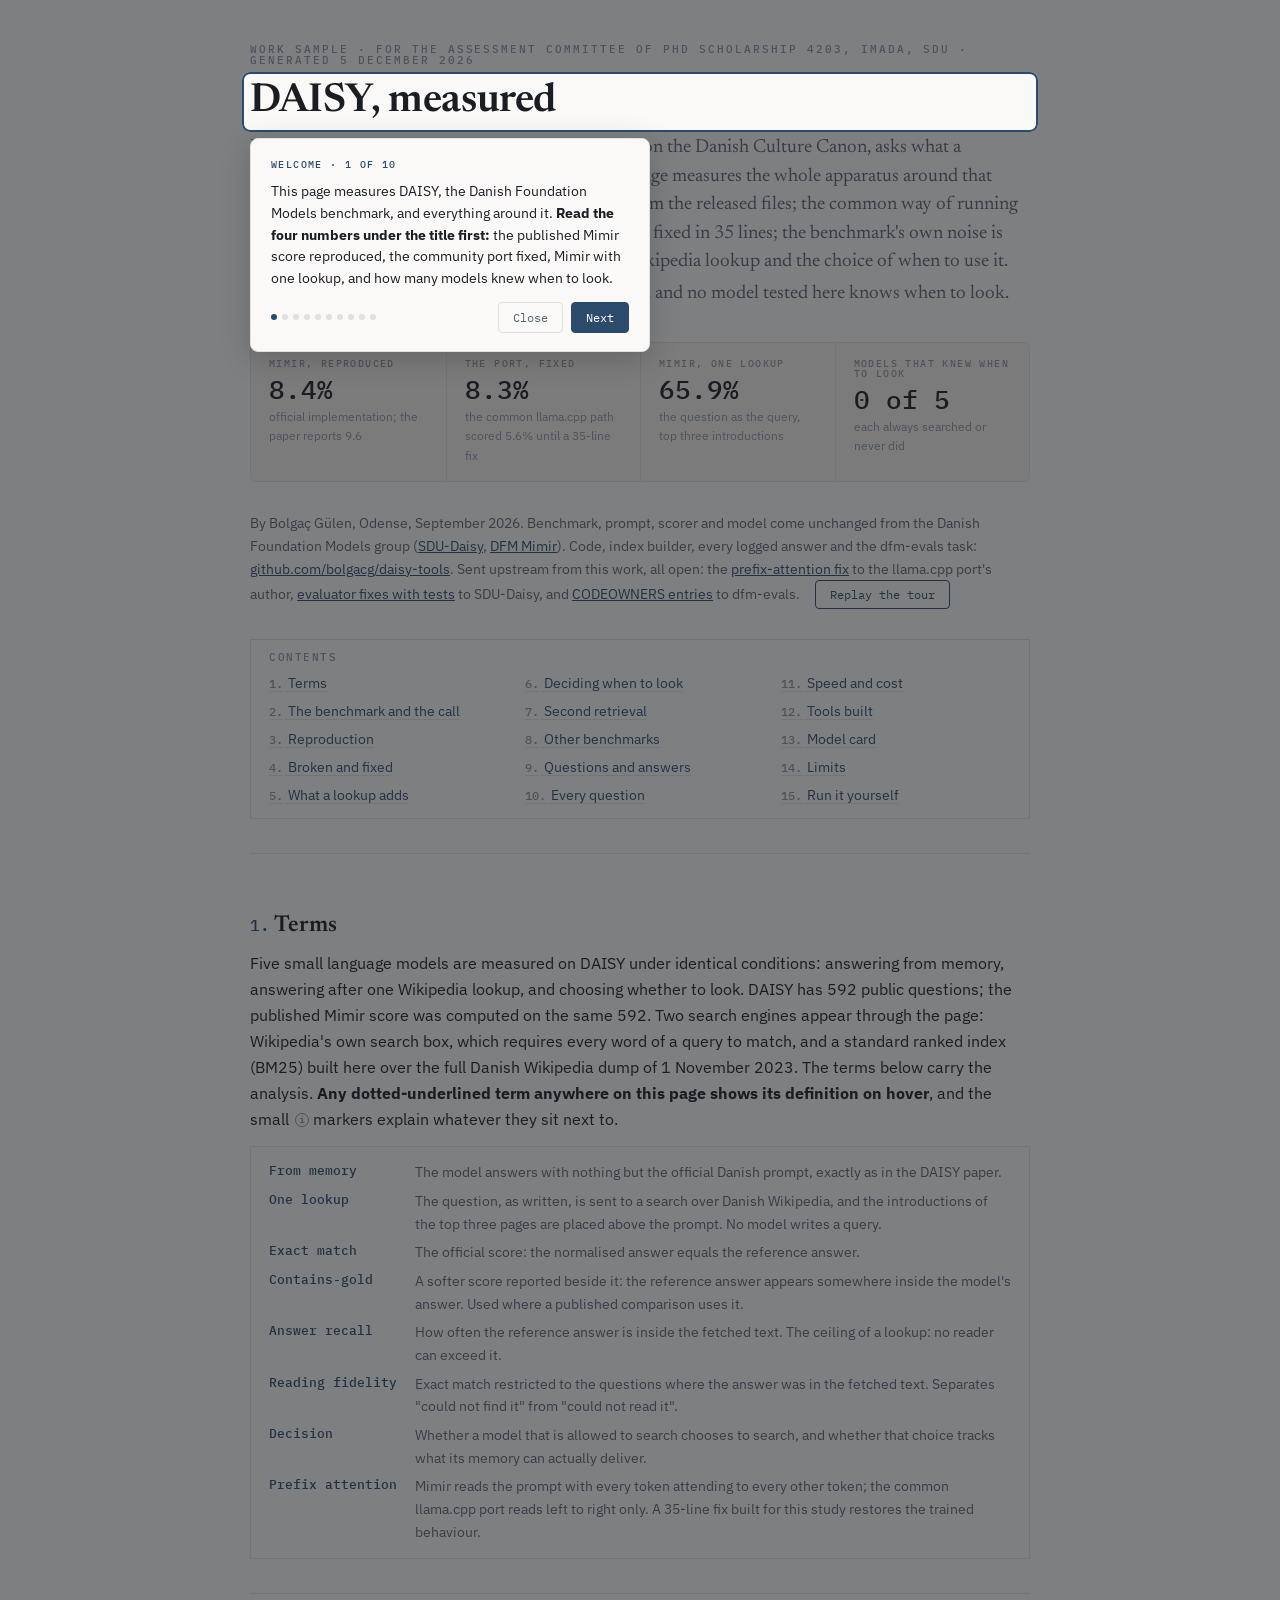
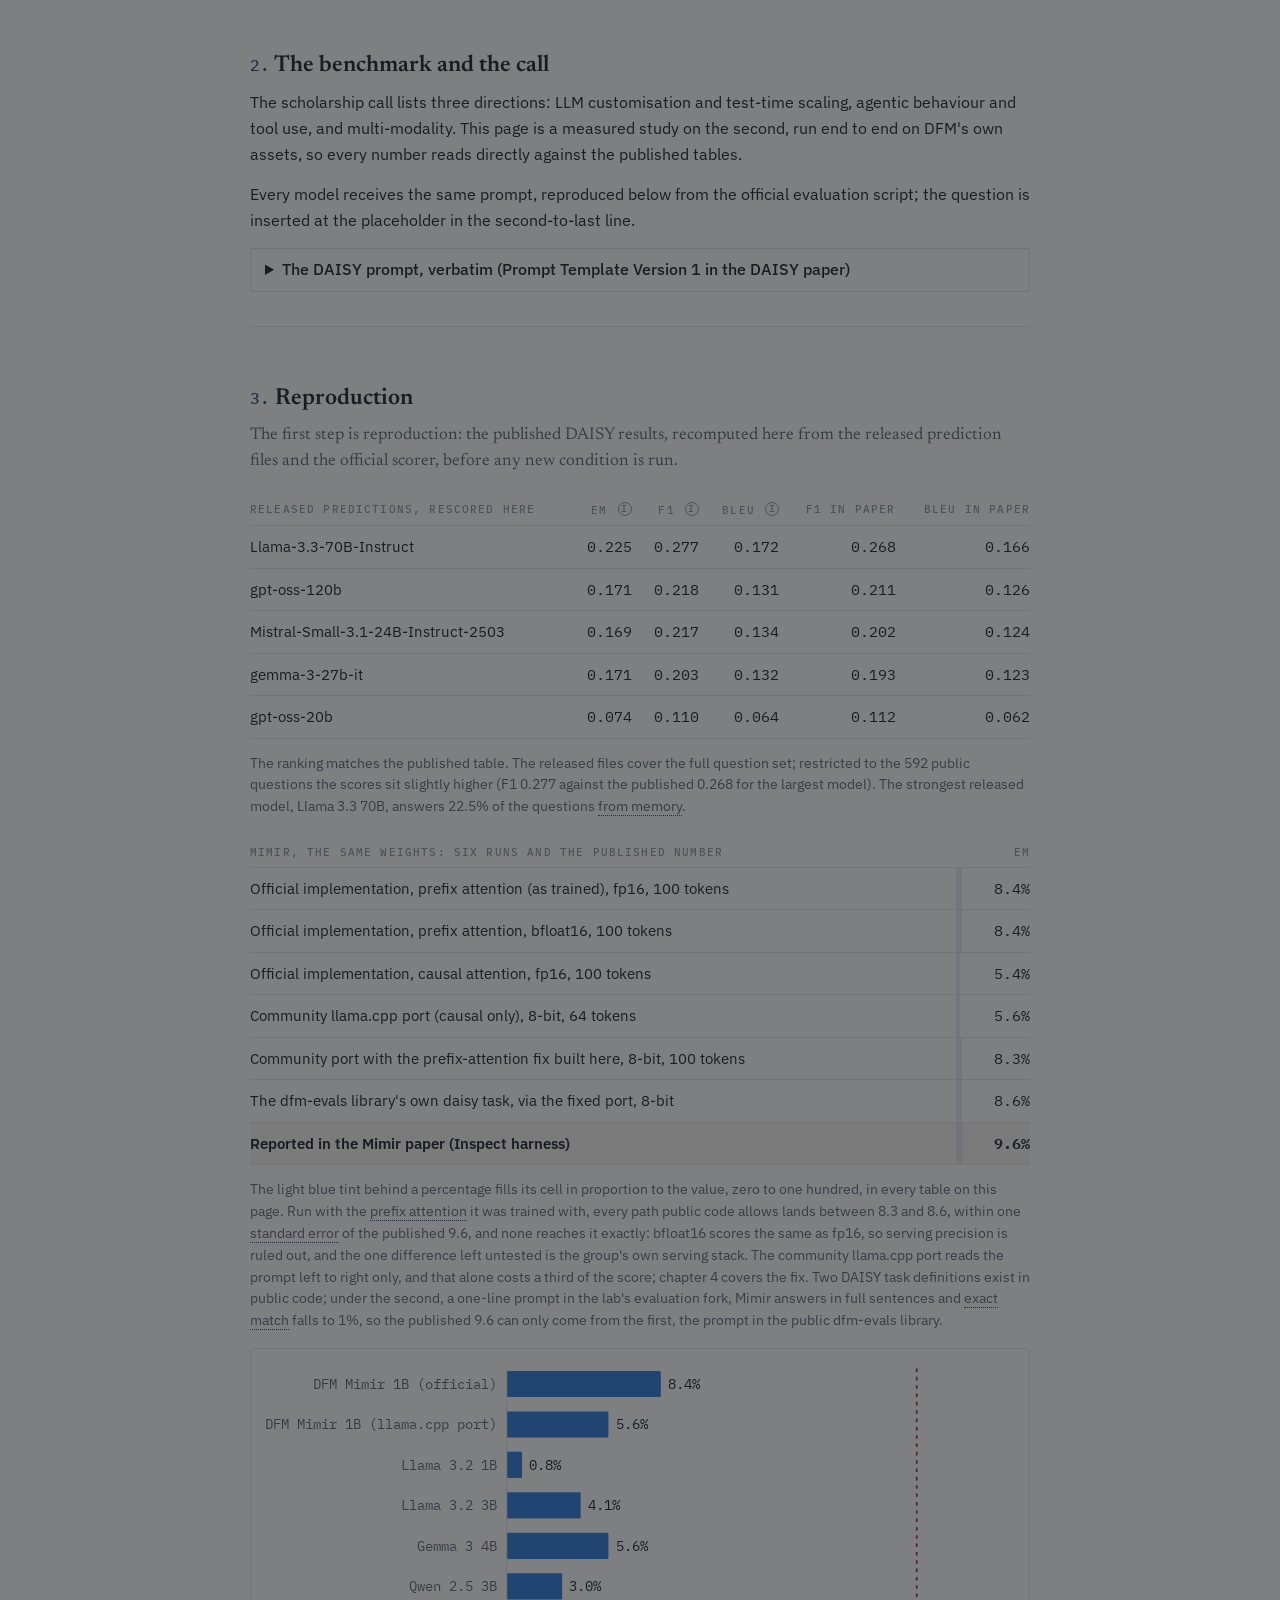
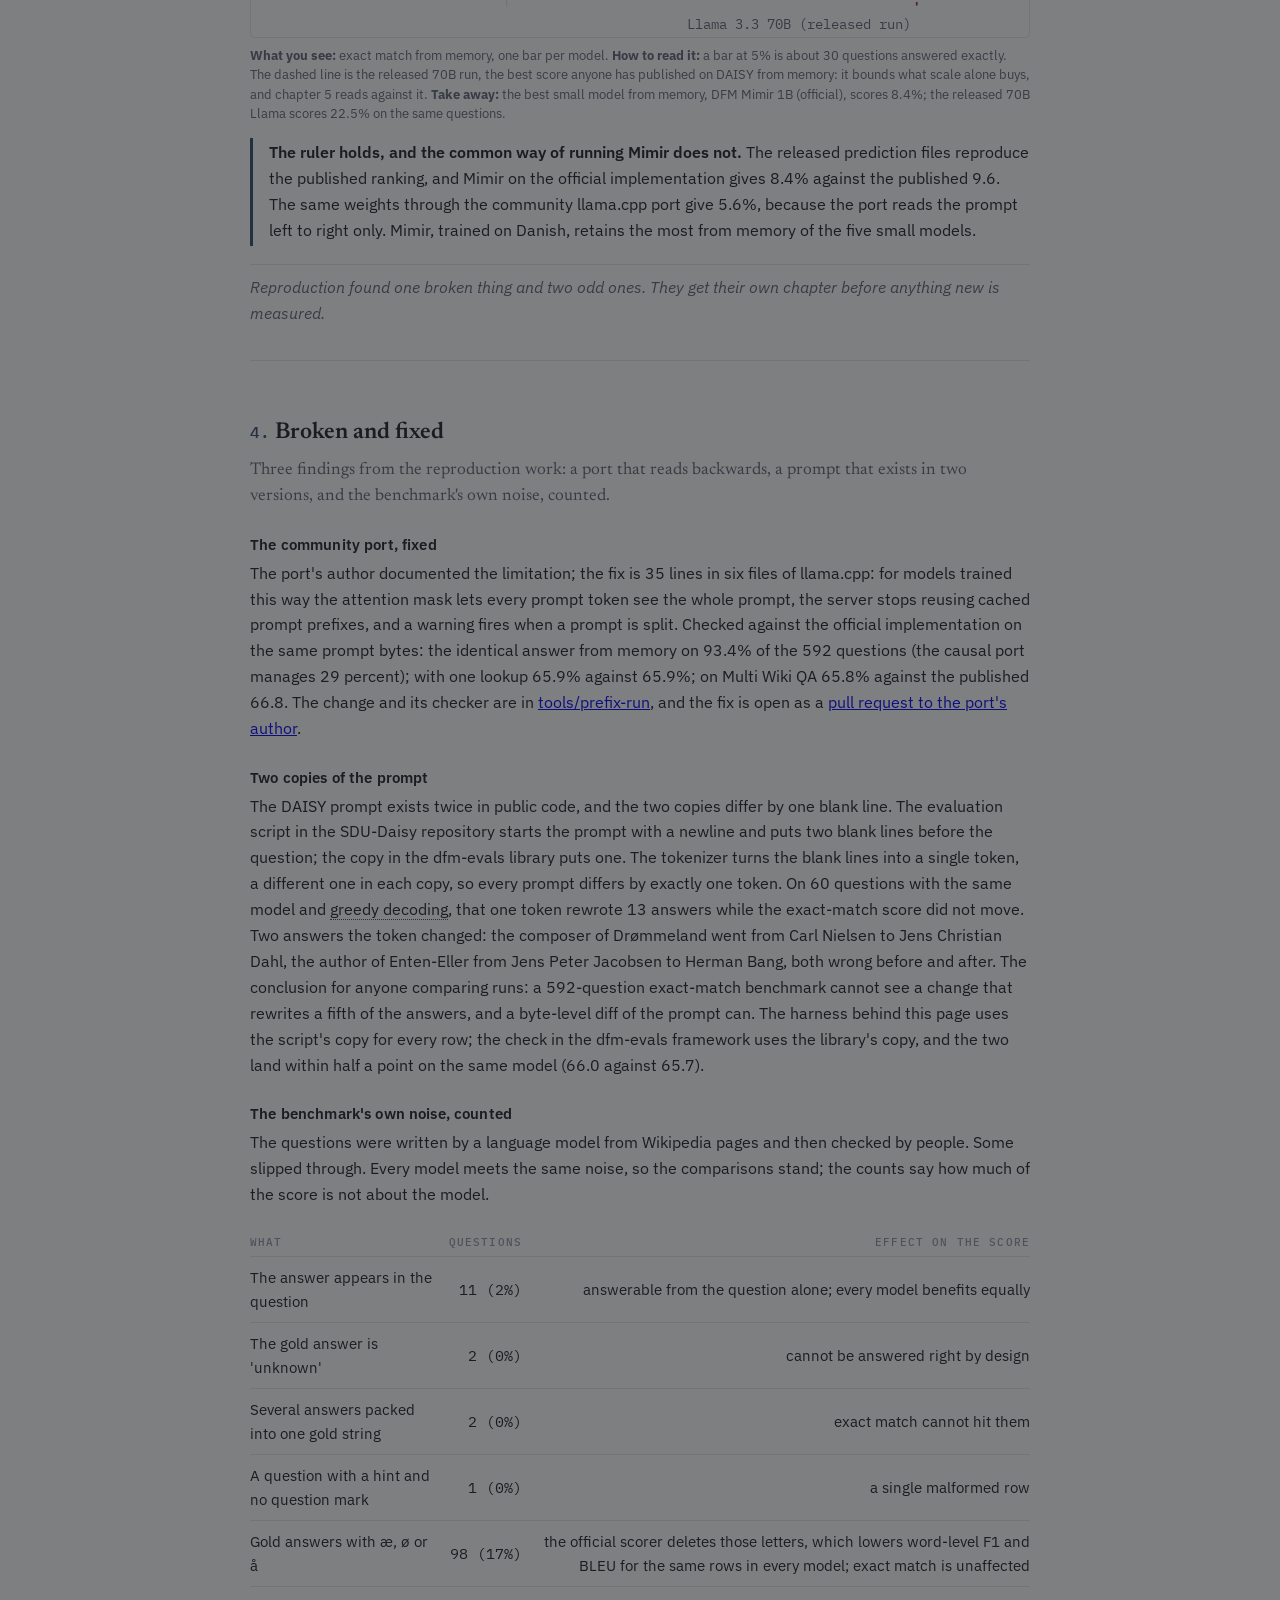
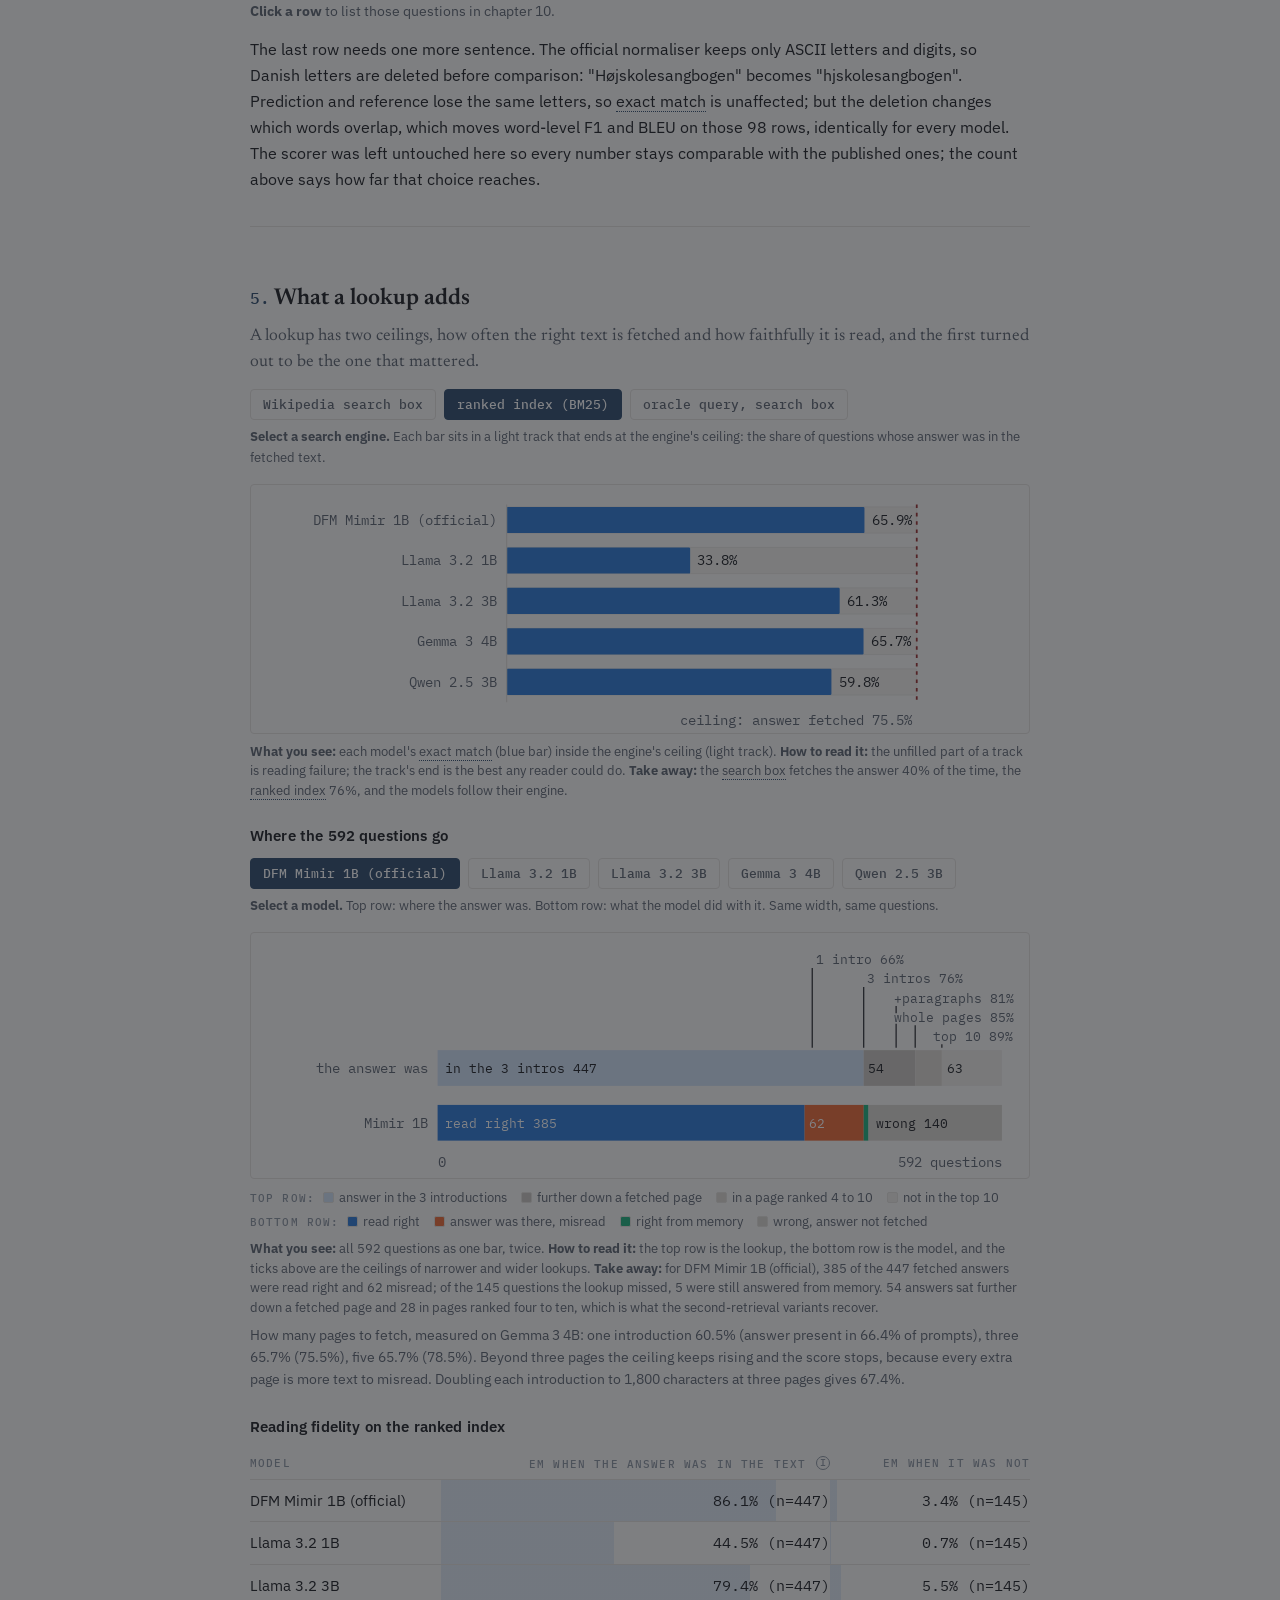
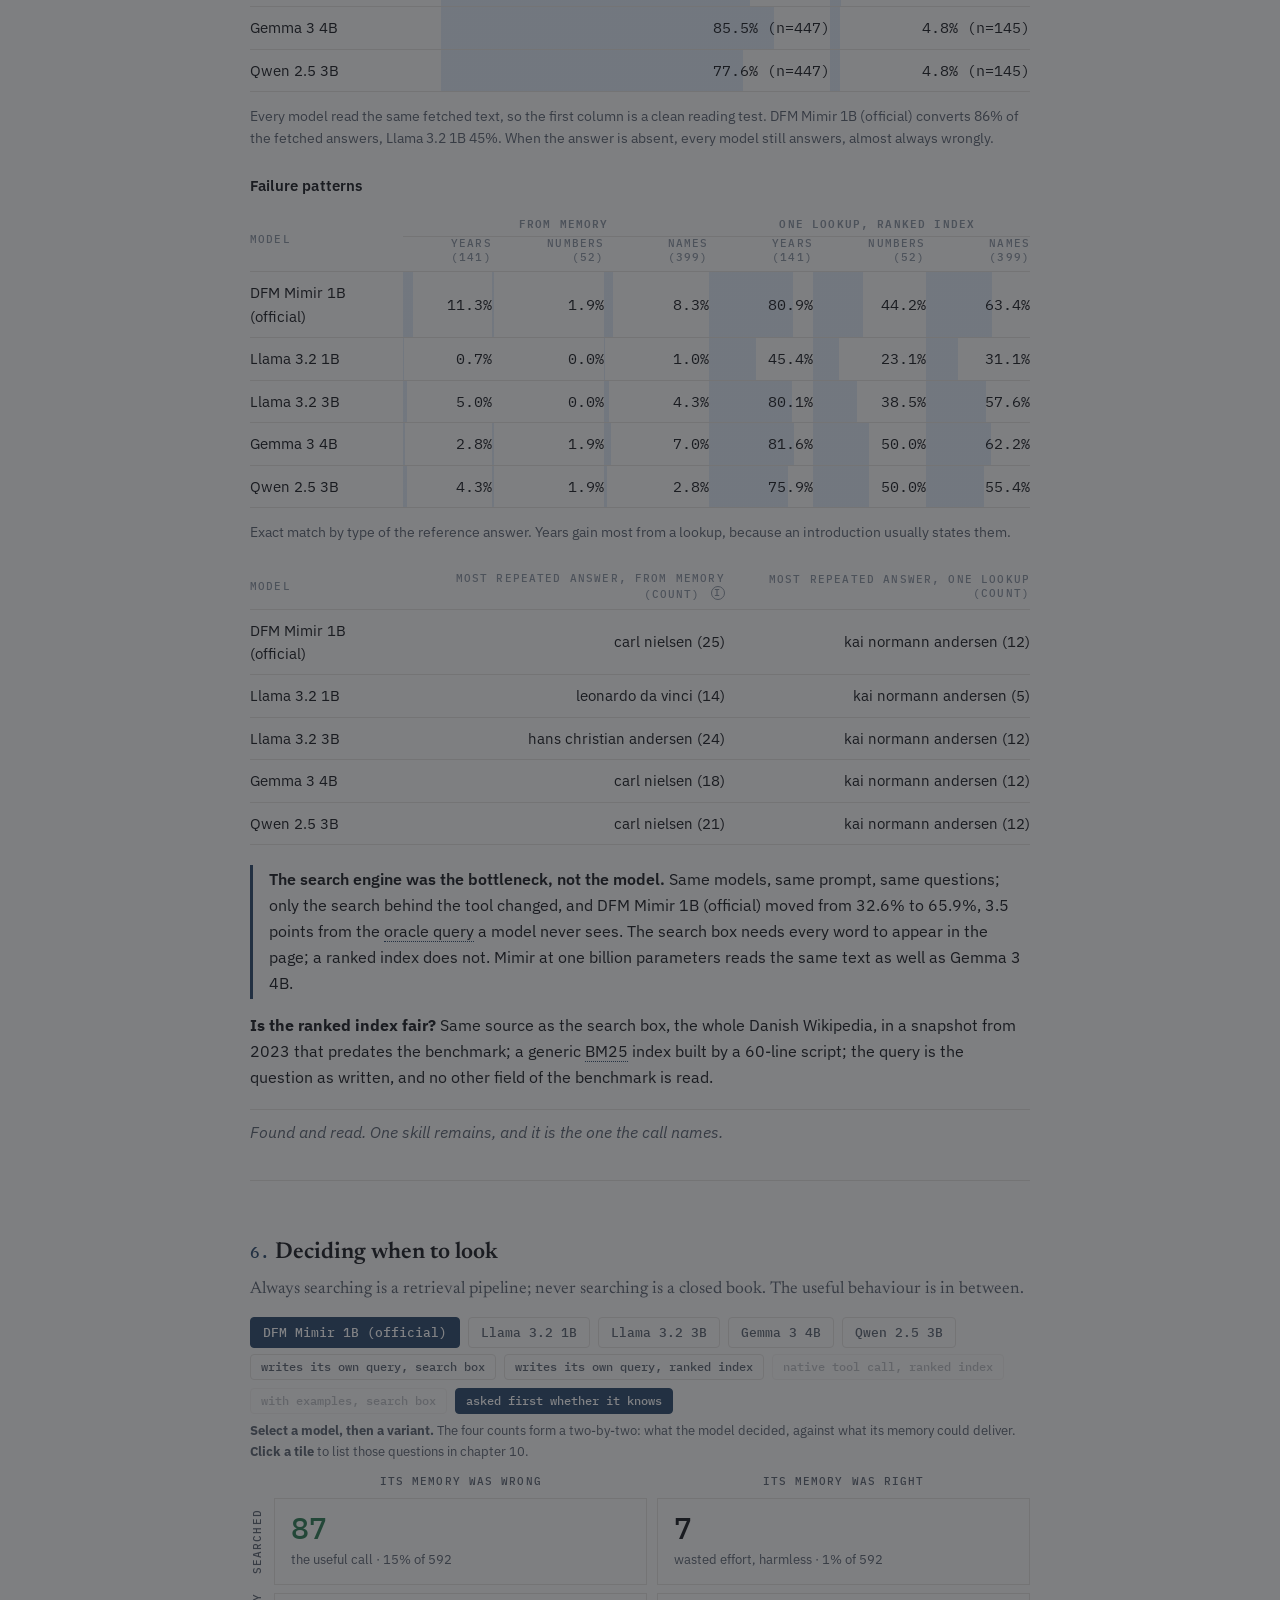
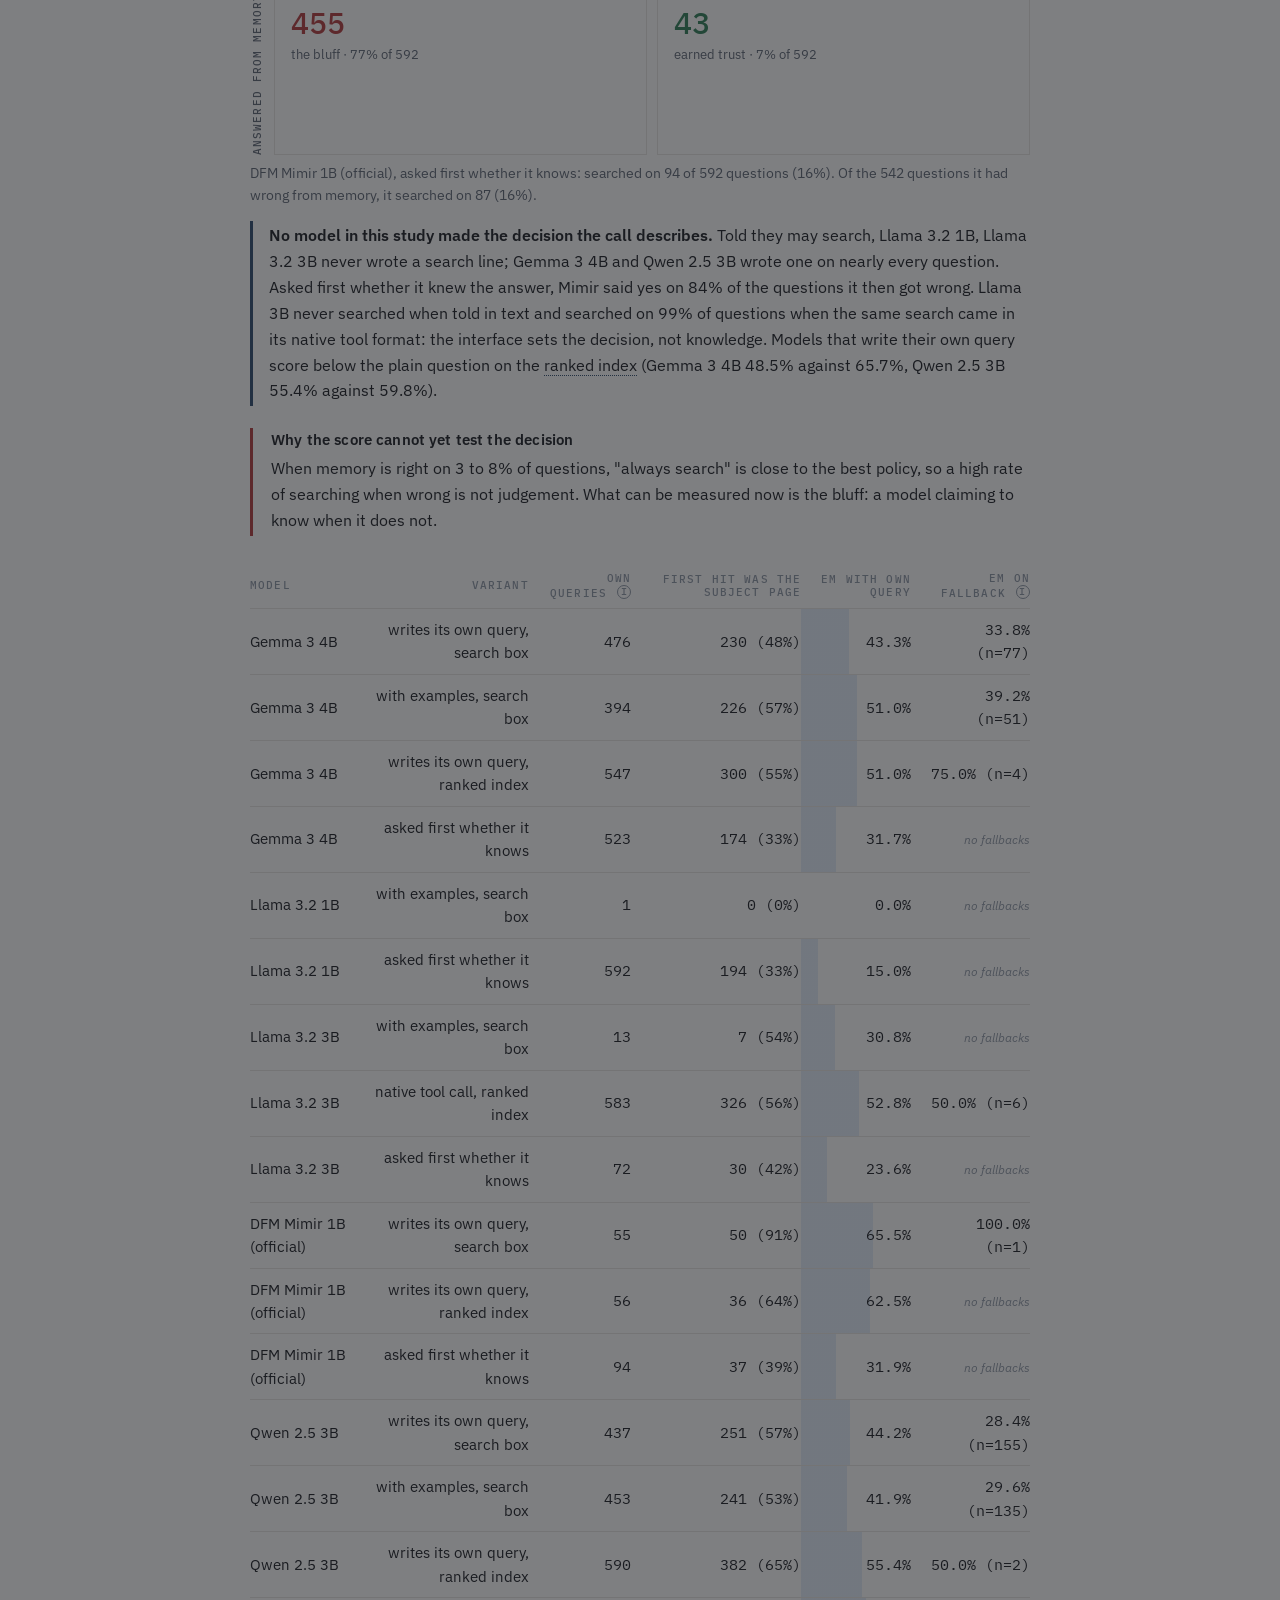
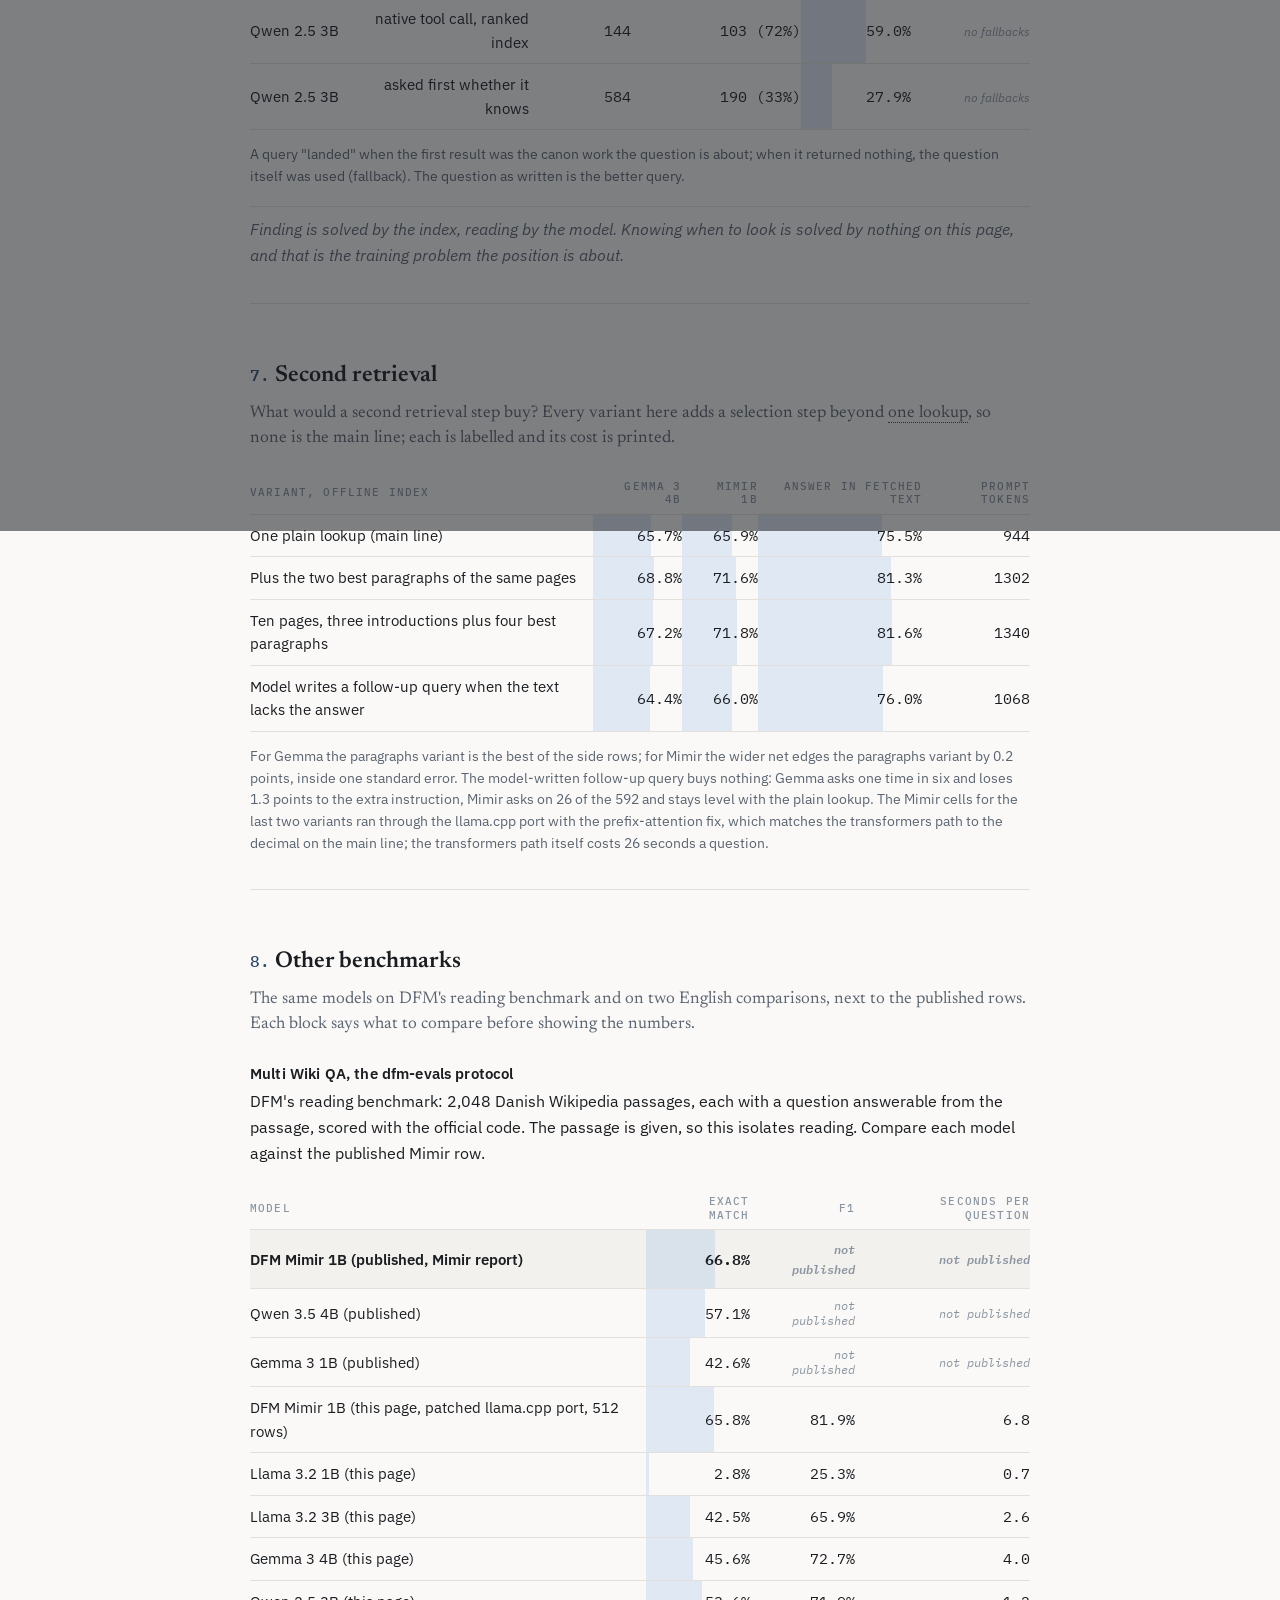
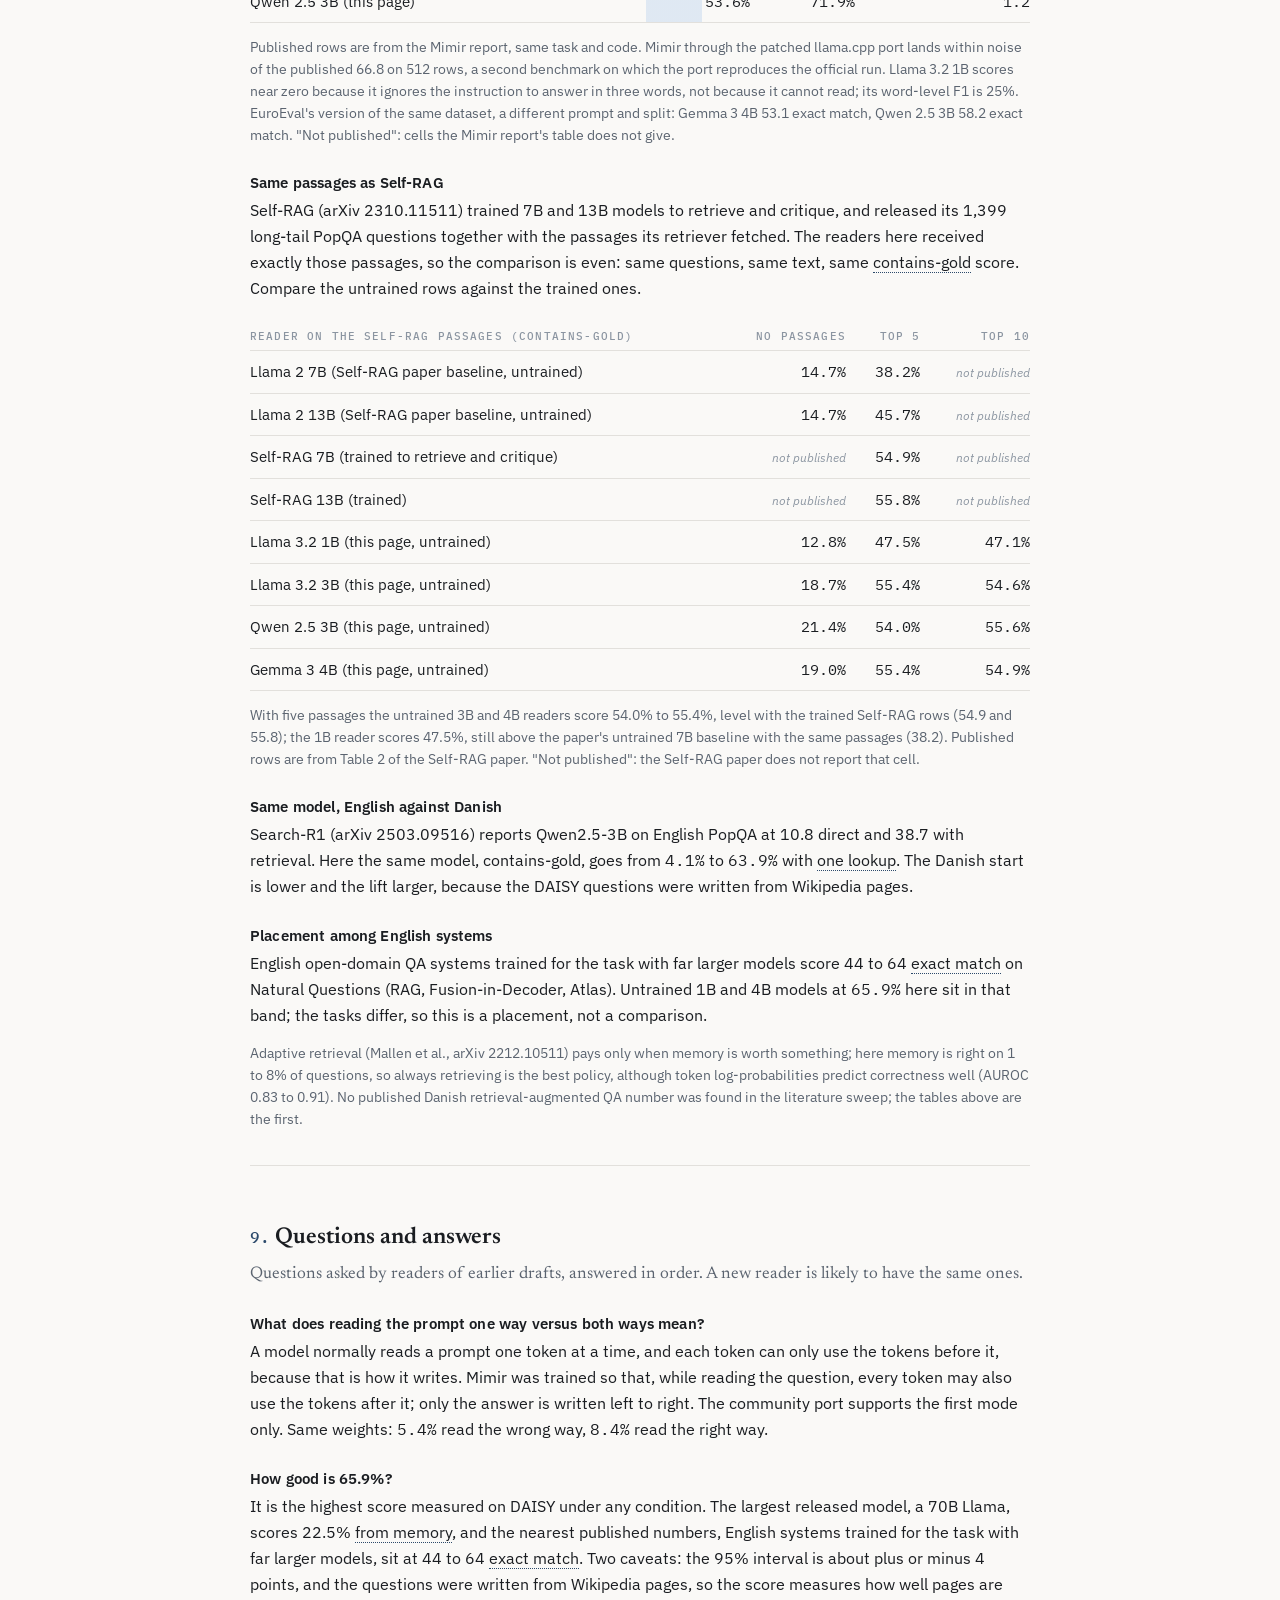
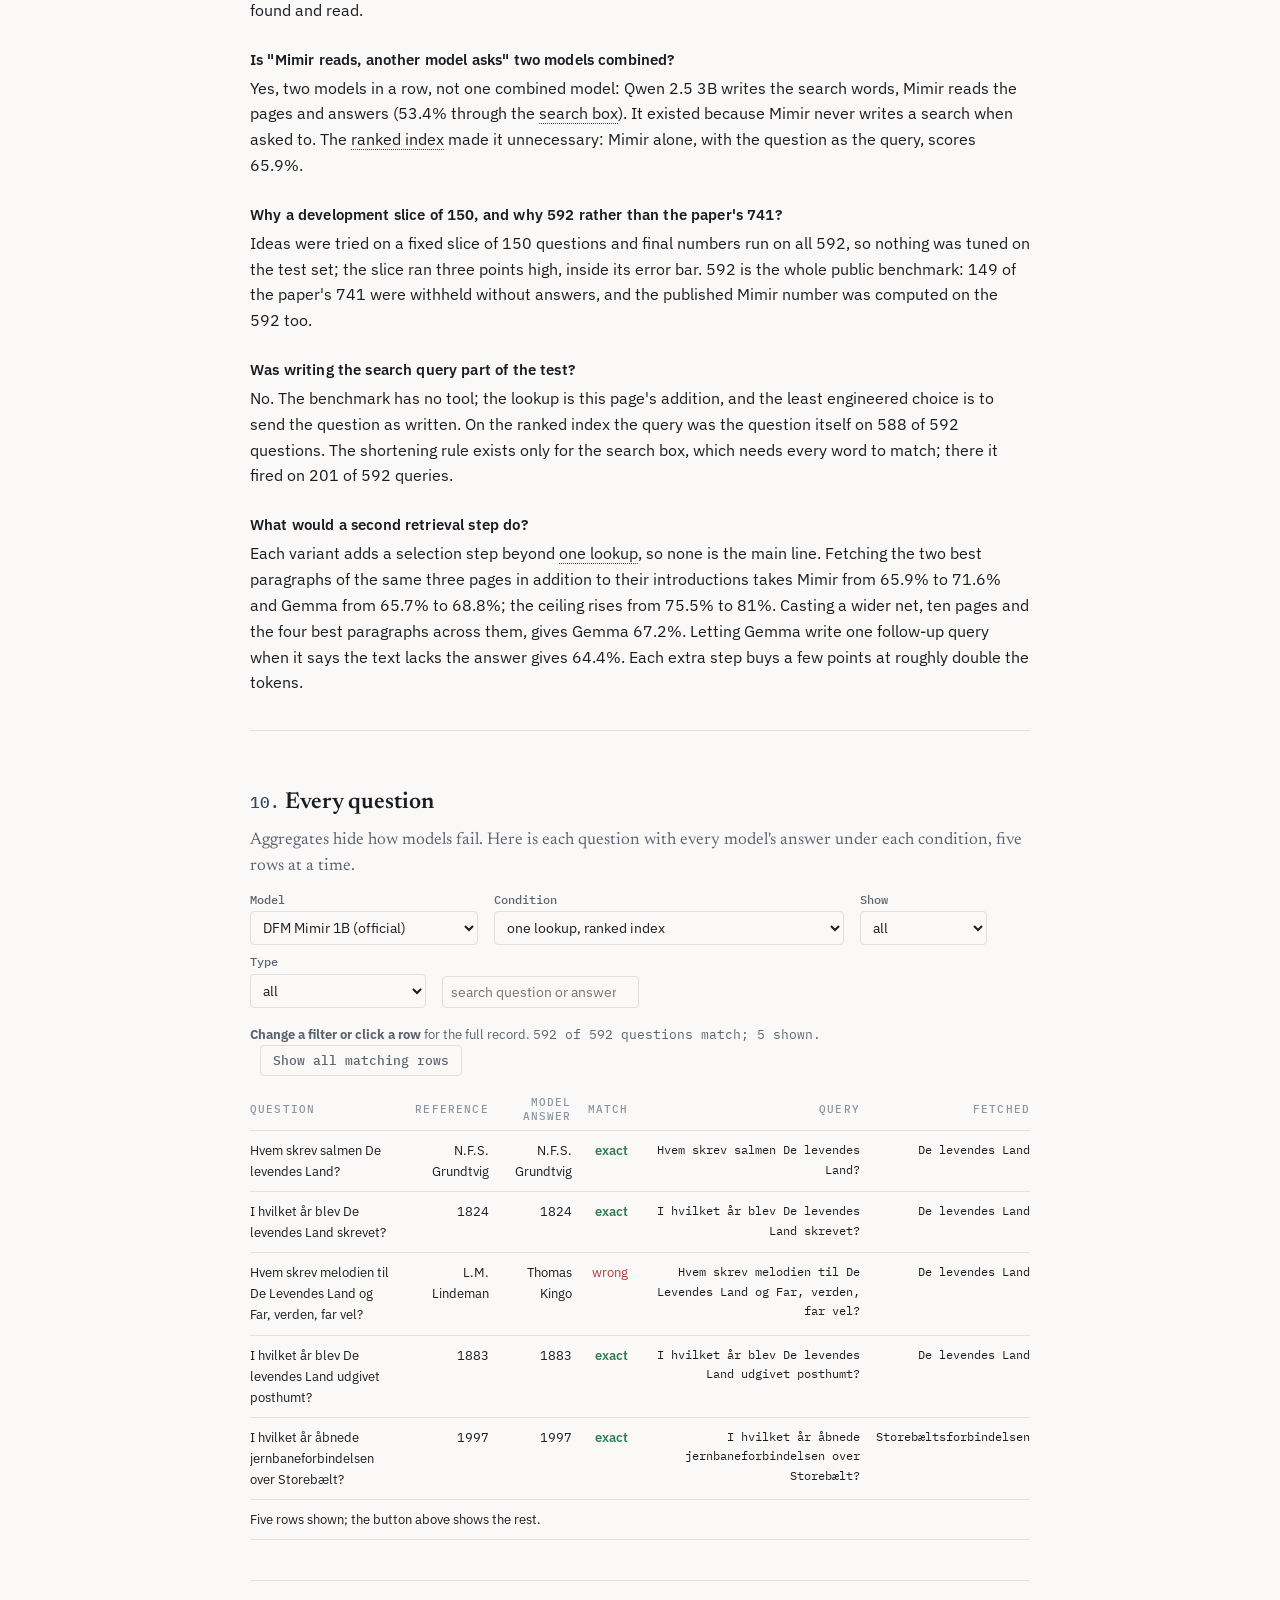
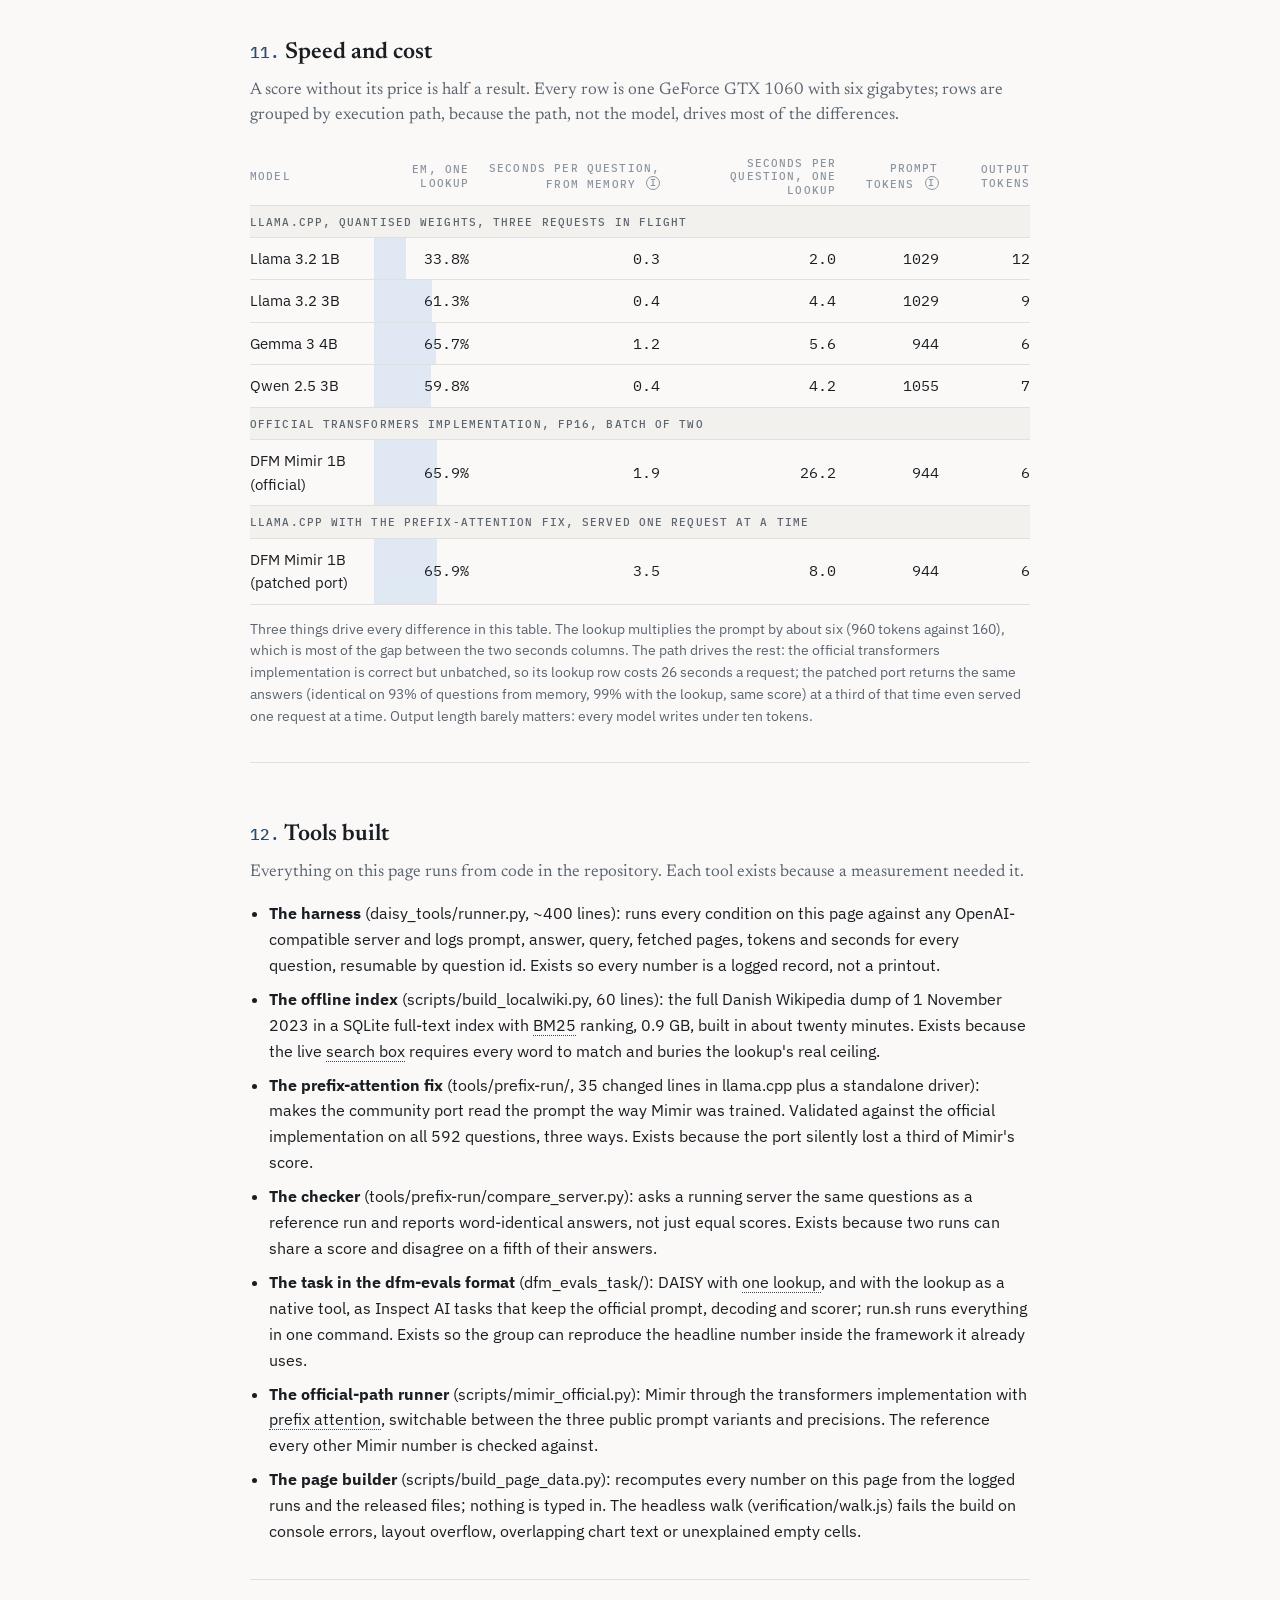
<file: index.html>
<!doctype html>
<html lang="en">
<head>
<meta charset="utf-8">
<meta name="viewport" content="width=device-width, initial-scale=1">
<meta name="color-scheme" content="light">
<title>DAISY, measured</title>
<link rel="preconnect" href="https://fonts.gstatic.com" crossorigin>
<link href="https://fonts.googleapis.com/css2?family=Newsreader:opsz,wght@6..72,400;6..72,500;6..72,600&family=IBM+Plex+Sans:wght@400;500;600&family=IBM+Plex+Mono:wght@400;500&display=swap" rel="stylesheet">
<link rel="stylesheet" href="house-style.css">
<link rel="stylesheet" href="page.css">
</head>
<body>
<div class="wrap">

<header id="top">
  <div class="eyebrow">Work sample &middot; for the assessment committee of PhD scholarship 4203, IMADA, SDU &middot; generated <span data-fill="date"></span></div>
  <h1>DAISY, measured</h1>
  <p class="standfirst">DAISY, the Danish Foundation Models benchmark on the Danish Culture Canon, asks what a language model knows
  about Danish culture. This page measures the whole apparatus around that question. The published numbers are reproduced from the
  released files; the common way of running Mimir turns out to read its prompt backwards and is fixed in 35 lines; the benchmark's own
  noise is counted; and the same models are then given one Wikipedia lookup and the choice of when to use it. Mimir moves from
  <span class="num" data-fill="mimirhf_closed_pct"></span> to <span class="num" data-fill="mimirhf_local_pct"></span> with the lookup,
  and no model tested here knows when to look.</p>

  <div class="headline">
    <div><div class="k">Mimir, reproduced</div><div class="v num" data-fill="mimirhf_closed_pct"></div><div class="s">official implementation; the paper reports 9.6</div></div>
    <div><div class="k">The port, fixed</div><div class="v num" data-fill="portfix_closed_pct"></div><div class="s">the common llama.cpp path scored <span data-fill="port_pct"></span> until a 35-line fix</div></div>
    <div><div class="k">Mimir, one lookup</div><div class="v num" data-fill="mimirhf_local_pct"></div><div class="s">the question as the query, top three introductions</div></div>
    <div><div class="k">Models that knew when to look</div><div class="v num">0 of 5</div><div class="s">each always searched or never did</div></div>
  </div>

  <p class="byline">By Bolga&ccedil; G&uuml;len, Odense, September 2026. Benchmark, prompt, scorer and model come unchanged from the Danish
  Foundation Models group (<a href="https://github.com/schneiderkamplab/SDU-Daisy">SDU-Daisy</a>, <a href="https://huggingface.co/danish-foundation-models/DFM-Mimir">DFM Mimir</a>).
  Code, index builder, every logged answer and the dfm-evals task: <a href="https://github.com/bolgacg/daisy-tools">github.com/bolgacg/daisy-tools</a>.
  Sent upstream from this work, all open: the <a href="https://github.com/noctrex/llama.cpp/pull/1">prefix-attention fix</a> to the llama.cpp port's author,
  <a href="https://github.com/schneiderkamplab/SDU-Daisy/pull/2">evaluator fixes with tests</a> to SDU-Daisy,
  and <a href="https://github.com/danish-foundation-models/dfm-evals/pull/8">CODEOWNERS entries</a> to dfm-evals.
  <button class="tour-open" id="tourbtn">Replay the tour</button></p>
</header>

<nav id="contents" aria-label="Chapters"><h2>Contents</h2><ol></ol></nav>

<section id="primer" class="chapter">
  <h2>Terms</h2>
  <p>Five small language models are measured on DAISY under identical conditions: answering from memory, answering after one Wikipedia
  lookup, and choosing whether to look. DAISY has 592 public questions; the published Mimir score was computed on the same 592. Two
  search engines appear through the page: Wikipedia's own search box, which requires every word of a query to match, and a standard
  ranked index (BM25) built here over the full Danish Wikipedia dump of 1 November 2023. The terms below carry the analysis.
  <b>Any dotted-underlined term anywhere on this page shows its definition on hover</b>, and the small <span class="ib" data-tip="Like this. These markers sit next to table columns and chart elements that need one extra sentence.">i</span> markers explain
  whatever they sit next to.</p>
  <dl class="glossary">
    <dt>From memory</dt><dd>The model answers with nothing but the official Danish prompt, exactly as in the DAISY paper.</dd>
    <dt>One lookup</dt><dd>The question, as written, is sent to a search over Danish Wikipedia, and the introductions of the top three pages are placed above the prompt. No model writes a query.</dd>
    <dt>Exact match</dt><dd>The official score: the normalised answer equals the reference answer.</dd>
    <dt>Contains-gold</dt><dd>A softer score reported beside it: the reference answer appears somewhere inside the model's answer. Used where a published comparison uses it.</dd>
    <dt>Answer recall</dt><dd>How often the reference answer is inside the fetched text. The ceiling of a lookup: no reader can exceed it.</dd>
    <dt>Reading fidelity</dt><dd>Exact match restricted to the questions where the answer was in the fetched text. Separates "could not find it" from "could not read it".</dd>
    <dt>Decision</dt><dd>Whether a model that is allowed to search chooses to search, and whether that choice tracks what its memory can actually deliver.</dd>
    <dt>Prefix attention</dt><dd>Mimir reads the prompt with every token attending to every other token; the common llama.cpp port reads left to right only. A 35-line fix built for this study restores the trained behaviour.</dd>
  </dl>
</section>

<section id="world" class="chapter">
  <h2>The benchmark and the call</h2>
  <p>The scholarship call lists three directions: LLM customisation and test-time scaling, agentic behaviour and tool use, and
  multi-modality. This page is a measured study on the second, run end to end on DFM's own assets, so every number reads directly
  against the published tables.</p>
  <p>Every model receives the same prompt, reproduced below from the official evaluation script; the question is inserted at the
  placeholder in the second-to-last line.</p>
  <details class="prompt"><summary>The DAISY prompt, verbatim (Prompt Template Version 1 in the DAISY paper)</summary>
    <pre class="prompt">Besvar spørgsmålet med kun det direkte svar, uden forklaring om hvorfor.
Regelsæt:
- Svar kun på dansk.
- Hvis svaret er i højde, svar i meter (m).
- Hvis svaret er i vægt, svar i kilogram (kg).
- Hvis svaret er om en størrelse, svar i centimeter (cm). Fx Hvor stort er maleriet Mona Lisa? Svar: 77 cm x 53 cm.
- Hvis svaret er en person angiv den måde de typisk bliver angivet på i danske tekster.

Spørgsmål: {question}
Svar:</pre>
  </details>
</section>

<section id="act1" class="chapter">
  <h2>Reproduction</h2>
  <p class="lede">The first step is reproduction: the published DAISY results, recomputed here from the released prediction files and the official scorer, before any new condition is run.</p>
  <div class="tscroll"><table id="reptable"><thead><tr><th>Released predictions, rescored here</th><th class="n">EM <span class="ib" data-tip="Exact match: the normalised answer equals the reference. The DAISY paper reports F1 and BLEU only; EM is added here because the rest of the page uses it.">i</span></th><th class="n">F1 <span class="ib" data-tip="Word-overlap score between answer and reference, 0 to 1. One of the two scores the DAISY paper reports.">i</span></th><th class="n">BLEU <span class="ib" data-tip="An n-gram overlap score, 0 to 1. The other score the DAISY paper reports.">i</span></th><th class="n">F1 in paper</th><th class="n">BLEU in paper</th></tr></thead><tbody></tbody></table></div>
  <p class="note">The ranking matches the published table. The released files cover the full question set; restricted to the 592 public questions the scores sit slightly higher (F1 0.277 against the published 0.268 for the largest model). The strongest released model, Llama 3.3 70B, answers 22.5% of the questions from memory.</p>
  <div class="tscroll"><table id="mimirtable"><thead><tr><th>Mimir, the same weights: six runs and the published number</th><th class="n">EM</th></tr></thead><tbody></tbody></table></div>
  <p class="note">The light blue tint behind a percentage fills its cell in proportion to the value, zero to one hundred, in every table on this page. Run with the prefix attention it was trained with, every path public code allows lands between 8.3 and 8.6, within one standard error of the published 9.6, and none reaches it exactly: bfloat16 scores the same as fp16, so serving precision is ruled out, and the one difference left untested is the group's own serving stack. The community llama.cpp port reads the prompt left to right only, and that alone costs a third of the score; chapter 4 covers the fix. Two DAISY task definitions exist in public code; under the second, a one-line prompt in the lab's evaluation fork, Mimir answers in full sentences and exact match falls to 1%, so the published 9.6 can only come from the first, the prompt in the public dfm-evals library.</p>
  <figure>
    <div class="viz-root" id="a1chart"></div>
    <figcaption><b>What you see:</b> exact match from memory, one bar per model. <b>How to read it:</b> a bar at 5% is about 30 questions answered exactly. The dashed line is the released 70B run, the best score anyone has published on DAISY from memory: it bounds what scale alone buys, and chapter 5 reads against it. <b>Take away:</b> <span data-fill="a1_take"></span></figcaption>
  </figure>
  <div class="verdict"><p><strong>The ruler holds, and the common way of running Mimir does not.</strong> <span data-fill="a1_verdict"></span></p></div>
  <p class="handover">Reproduction found one broken thing and two odd ones. They get their own chapter before anything new is measured.</p>
</section>

<section id="fixed" class="chapter">
  <h2>Broken and fixed</h2>
  <p class="lede">Three findings from the reproduction work: a port that reads backwards, a prompt that exists in two versions, and the benchmark's own noise, counted.</p>
  <h3>The community port, fixed</h3>
  <p><span data-fill="port_fix_note"></span> The change and its checker are in <a href="https://github.com/bolgacg/daisy-tools/tree/master/tools/prefix-run">tools/prefix-run</a>,
  and the fix is open as a <a href="https://github.com/noctrex/llama.cpp/pull/1">pull request to the port's author</a>.</p>
  <h3>Two copies of the prompt</h3>
  <p>The DAISY prompt exists twice in public code, and the two copies differ by one blank line. The evaluation script in the SDU-Daisy repository starts the prompt with a newline and puts two blank lines before the question; the copy in the dfm-evals library puts one. The tokenizer turns the blank lines into a single token, a different one in each copy, so every prompt differs by exactly one token. On 60 questions with the same model and greedy decoding, that one token rewrote 13 answers while the exact-match score did not move. Two answers the token changed: the composer of Drømmeland went from Carl Nielsen to Jens Christian Dahl, the author of Enten-Eller from Jens Peter Jacobsen to Herman Bang, both wrong before and after. The conclusion for anyone comparing runs: a 592-question exact-match benchmark cannot see a change that rewrites a fifth of the answers, and a byte-level diff of the prompt can. The harness behind this page uses the script's copy for every row; the check in the dfm-evals framework uses the library's copy, and the two land within half a point on the same model (66.0 against 65.7).</p>
  <h3>The benchmark's own noise, counted</h3>
  <p>The questions were written by a language model from Wikipedia pages and then checked by people. Some slipped through. Every model meets the same noise, so the comparisons stand; the counts say how much of the score is not about the model.</p>
  <div class="tscroll"><table id="noisetable"><thead><tr><th>What</th><th class="n">Questions</th><th>Effect on the score</th></tr></thead><tbody></tbody></table></div>
  <p class="note"><b>Click a row</b> to list those questions in chapter 10.</p>
  <p>The last row needs one more sentence. The official normaliser keeps only ASCII letters and digits, so Danish letters are deleted
  before comparison: "Højskolesangbogen" becomes "hjskolesangbogen". Prediction and reference lose the same letters, so exact match is
  unaffected; but the deletion changes which words overlap, which moves word-level F1 and BLEU on those 98 rows, identically for every
  model. The scorer was left untouched here so every number stays comparable with the published ones; the count above says how far
  that choice reaches.</p>
</section>

<section id="act2" class="chapter">
  <h2>What a lookup adds</h2>
  <p class="lede">A lookup has two ceilings, how often the right text is fetched and how faithfully it is read, and the first turned out to be the one that mattered.</p>
  <div class="controls" id="a2controls">
    <div class="chips" id="a2chips"></div>
    <p class="hint"><b>Select a search engine.</b> Each bar sits in a light track that ends at the engine's ceiling: the share of questions whose answer was in the fetched text.</p>
  </div>
  <figure>
    <div class="viz-root" id="a2chart"></div>
    <figcaption><b>What you see:</b> each model's exact match (blue bar) inside the engine's ceiling (light track). <b>How to read it:</b> the unfilled part of a track is reading failure; the track's end is the best any reader could do. <b>Take away:</b> <span data-fill="a2_take"></span></figcaption>
  </figure>
  <h3>Where the 592 questions go</h3>
  <div class="controls" id="deccontrols">
    <div class="chips" id="decchips"></div>
    <p class="hint"><b>Select a model.</b> Top row: where the answer was. Bottom row: what the model did with it. Same width, same questions.</p>
  </div>
  <figure>
    <div class="viz-root" id="decchart"></div>
    <div class="leg" id="decleg"></div>
    <figcaption><b>What you see:</b> all 592 questions as one bar, twice. <b>How to read it:</b> the top row is the lookup, the bottom row is the model, and the ticks above are the ceilings of narrower and wider lookups. <b>Take away:</b> <span data-fill="dec_take"></span></figcaption>
  </figure>
  <p class="note"><span data-fill="ksweep_note"></span></p>
  <h3>Reading fidelity on the ranked index</h3>
  <div class="tscroll"><table id="fidtable"><thead><tr><th>Model</th><th class="n">EM when the answer was in the text <span class="ib" data-tip="Reading fidelity: of the 447 questions whose answer sat in the fetched introductions, how many did this model answer exactly. Every model read the same text.">i</span></th><th class="n">EM when it was not</th></tr></thead><tbody></tbody></table></div>
  <p class="note">Every model read the same fetched text, so the first column is a clean reading test. <span data-fill="fid_note"></span></p>
  <h3>Failure patterns</h3>
  <div class="tscroll"><table id="typetable"><thead><tr><th rowspan="2">Model</th><th colspan="3" class="grp">From memory</th><th colspan="3" class="grp">One lookup, ranked index</th></tr><tr><th class="n">Years (141)</th><th class="n">Numbers (52)</th><th class="n">Names (399)</th><th class="n">Years (141)</th><th class="n">Numbers (52)</th><th class="n">Names (399)</th></tr></thead><tbody></tbody></table></div>
  <p class="note">Exact match by type of the reference answer. Years gain most from a lookup, because an introduction usually states them.</p>
  <div class="tscroll"><table id="deftable"><thead><tr><th>Model</th><th>Most repeated answer, from memory (count) <span class="ib" data-tip="A model that does not know tends to name the same famous person or year again and again. This column shows its favourite.">i</span></th><th>Most repeated answer, one lookup (count)</th></tr></thead><tbody></tbody></table></div>
  <div class="verdict"><p><strong>The search engine was the bottleneck, not the model.</strong> <span data-fill="a2_verdict"></span></p></div>
  <p><b>Is the ranked index fair?</b> Same source as the search box, the whole Danish Wikipedia, in a snapshot from 2023 that predates the benchmark; a generic BM25 index built by a 60-line script; the query is the question as written, and no other field of the benchmark is read.</p>
  <p class="handover">Found and read. One skill remains, and it is the one the call names.</p>
</section>

<section id="act3" class="chapter">
  <h2>Deciding when to look</h2>
  <p class="lede">Always searching is a retrieval pipeline; never searching is a closed book. The useful behaviour is in between.</p>
  <div class="controls" id="a3controls">
    <div class="chips" id="a3models"></div>
    <div class="chips small" id="a3variants"></div>
    <p class="hint"><b>Select a model, then a variant.</b> The four counts form a two-by-two: what the model decided, against what its memory could deliver. <b>Click a tile</b> to list those questions in chapter 10.</p>
  </div>
  <div class="matrix" id="tilegrid">
    <div class="mcorner"></div><div class="mcol">its memory was wrong</div><div class="mcol">its memory was right</div>
    <div class="mrow">searched</div><div id="t-called_wrong"></div><div id="t-called_right"></div>
    <div class="mrow">answered from memory</div><div id="t-silent_wrong"></div><div id="t-silent_right"></div>
  </div>
  <p class="note" id="tilenote"></p>
  <div class="verdict"><p><strong>No model in this study made the decision the call describes.</strong> <span data-fill="a3_verdict"></span></p></div>
  <div class="warnbox">
    <h3>Why the score cannot yet test the decision</h3>
    <p>When memory is right on 3 to 8% of questions, "always search" is close to the best policy, so a high rate of searching when wrong is not judgement. What can be measured now is the bluff: a model claiming to know when it does not.</p>
  </div>
  <div class="tscroll"><table id="asktable"><thead><tr><th>Model</th><th>Variant</th><th class="n">Own queries <span class="ib" data-tip="How many of the 592 questions this model chose to search on, writing its own query.">i</span></th><th class="n">First hit was the subject page</th><th class="n">EM with own query</th><th class="n">EM on fallback <span class="ib" data-tip="When a model's own query returned nothing, the question itself was used instead. This column scores those questions.">i</span></th></tr></thead><tbody></tbody></table></div>
  <p class="note"><span data-fill="ask_note"></span></p>
  <p class="handover">Finding is solved by the index, reading by the model. Knowing when to look is solved by nothing on this page, and that is the training problem the position is about.</p>
</section>

<section id="second" class="chapter">
  <h2>Second retrieval</h2>
  <p class="lede">What would a second retrieval step buy? Every variant here adds a selection step beyond one lookup, so none is the main line; each is labelled and its cost is printed.</p>
  <div class="tscroll"><table id="secondtable"><thead><tr><th>Variant, offline index</th><th class="n">Gemma 3 4B</th><th class="n">Mimir 1B</th><th class="n">Answer in fetched text</th><th class="n">Prompt tokens</th></tr></thead><tbody></tbody></table></div>
  <p class="note"><span data-fill="second_note"></span> The Mimir cells for the last two variants ran through the llama.cpp port with the prefix-attention fix, which matches the transformers path to the decimal on the main line; the transformers path itself costs 26 seconds a question.</p>
</section>

<section id="field" class="chapter">
  <h2>Other benchmarks</h2>
  <p class="lede">The same models on DFM's reading benchmark and on two English comparisons, next to the published rows. Each block says what to compare before showing the numbers.</p>
  <h3>Multi Wiki QA, the dfm-evals protocol</h3>
  <p>DFM's reading benchmark: 2,048 Danish Wikipedia passages, each with a question answerable from the passage, scored with the official code. The passage is given, so this isolates reading. Compare each model against the published Mimir row.</p>
  <div class="tscroll"><table id="mwqatable"><thead><tr><th>Model</th><th class="n">Exact match</th><th class="n">F1</th><th class="n">Seconds per question</th></tr></thead><tbody></tbody></table></div>
  <p class="note"><span data-fill="mwqa_note"></span> "Not published": cells the Mimir report's table does not give.</p>
  <h3>Same passages as Self-RAG</h3>
  <p>Self-RAG (arXiv 2310.11511) trained 7B and 13B models to retrieve and critique, and released its 1,399 long-tail PopQA questions together with the passages its retriever fetched. The readers here received exactly those passages, so the comparison is even: same questions, same text, same contains-gold score. Compare the untrained rows against the trained ones.</p>
  <div class="tscroll"><table id="popqatable"><thead><tr><th>Reader on the Self-RAG passages (contains-gold)</th><th class="n">No passages</th><th class="n">Top 5</th><th class="n">Top 10</th></tr></thead><tbody></tbody></table></div>
  <p class="note"><span data-fill="popqa_text"></span> "Not published": the Self-RAG paper does not report that cell.</p>
  <h3>Same model, English against Danish</h3>
  <p>Search-R1 (arXiv 2503.09516) reports Qwen2.5-3B on English PopQA at 10.8 direct and 38.7 with retrieval. Here the same model, contains-gold, goes from <span class="num" data-fill="qwen_closed_len"></span> to <span class="num" data-fill="qwen_local_len"></span> with one lookup. The Danish start is lower and the lift larger, because the DAISY questions were written from Wikipedia pages.</p>
  <h3>Placement among English systems</h3>
  <p>English open-domain QA systems trained for the task with far larger models score 44 to 64 exact match on Natural Questions (RAG, Fusion-in-Decoder, Atlas). Untrained 1B and 4B models at <span class="num" data-fill="mimirhf_local_pct"></span> here sit in that band; the tasks differ, so this is a placement, not a comparison.</p>
  <p class="note">Adaptive retrieval (Mallen et al., arXiv 2212.10511) pays only when memory is worth something; here memory is right on 1 to 8% of questions, so always retrieving is the best policy, although token log-probabilities predict correctness well (AUROC 0.83 to 0.91). No published Danish retrieval-augmented QA number was found in the literature sweep; the tables above are the first.</p>
</section>

<section id="asked" class="chapter">
  <h2>Questions and answers</h2>
  <p class="lede">Questions asked by readers of earlier drafts, answered in order. A new reader is likely to have the same ones.</p>
  <div id="asked-first">
  <h3>What does reading the prompt one way versus both ways mean?</h3>
  <p>A model normally reads a prompt one token at a time, and each token can only use the tokens before it, because that is how it writes. Mimir was trained so that, while reading the question, every token may also use the tokens after it; only the answer is written left to right. The community port supports the first mode only. Same weights: <span class="num" data-fill="q_causal"></span> read the wrong way, <span class="num" data-fill="mimirhf_closed_pct"></span> read the right way.</p>
  </div>
  <h3>How good is <span data-fill="mimirhf_local_pct"></span>?</h3>
  <p><span data-fill="q_how_good"></span></p>
  <h3>Is "Mimir reads, another model asks" two models combined?</h3>
  <p><span data-fill="q_two_models"></span></p>
  <h3>Why a development slice of 150, and why 592 rather than the paper's 741?</h3>
  <p>Ideas were tried on a fixed slice of 150 questions and final numbers run on all 592, so nothing was tuned on the test set; the slice ran three points high, inside its error bar. 592 is the whole public benchmark: 149 of the paper's 741 were withheld without answers, and the published Mimir number was computed on the 592 too.</p>
  <h3>Was writing the search query part of the test?</h3>
  <p><span data-fill="q_query"></span></p>
  <h3>What would a second retrieval step do?</h3>
  <p><span data-fill="q_second"></span></p>
</section>

<section id="browser" class="chapter">
  <h2>Every question</h2>
  <p class="lede">Aggregates hide how models fail. Here is each question with every model's answer under each condition, five rows at a time.</p>
  <div class="controls" id="bcontrols">
    <label>Model <select id="bmodel"></select></label>
    <label>Condition <select id="bcond"></select></label>
    <label>Show <select id="boutcome"><option value="all">all</option><option value="right">exact match</option><option value="lenient">lenient only</option><option value="wrong">wrong</option><option value="called">searched</option><option value="silent">did not search</option></select></label>
    <label>Type <select id="btype"><option value="all">all</option><option value="text">names and titles</option><option value="year">years</option><option value="number">other numbers</option><option value="flagged">benchmark noise only</option></select></label>
    <input id="bsearch" type="search" placeholder="search question or answer">
    <p class="hint"><b>Change a filter or click a row</b> for the full record. <span id="bcount" class="num"></span> <button id="bexpand" class="chip">Show all matching rows</button></p>
  </div>
  <div class="tscroll"><table id="btable"><thead><tr><th>Question</th><th>Reference</th><th>Model answer</th><th>Match</th><th>Query</th><th>Fetched</th></tr></thead><tbody></tbody></table></div>
</section>

<section id="speed" class="chapter">
  <h2>Speed and cost</h2>
  <p class="lede">A score without its price is half a result. Every row is one GeForce GTX 1060 with six gigabytes; rows are grouped by execution path, because the path, not the model, drives most of the differences.</p>
  <div class="tscroll"><table id="speedtable"><thead><tr><th>Model</th><th class="n">EM, one lookup</th><th class="n">Seconds per question, from memory <span class="ib" data-tip="Mean seconds per request. Requests in flight at once differ by path and are stated in each group heading; more in flight means more throughput at similar per-request time.">i</span></th><th class="n">Seconds per question, one lookup</th><th class="n">Prompt tokens <span class="ib" data-tip="Mean tokens the model reads per question with one lookup. The lookup multiplies the prompt by about six, which is most of the extra time.">i</span></th><th class="n">Output tokens</th></tr></thead><tbody></tbody></table></div>
  <p class="note"><span data-fill="speed_note"></span></p>
</section>

<section id="tools" class="chapter">
  <h2>Tools built</h2>
  <p class="lede">Everything on this page runs from code in the repository. Each tool exists because a measurement needed it.</p>
  <ul class="limits" id="toolslist">
    <li><b>The harness</b> (daisy_tools/runner.py, ~400 lines): runs every condition on this page against any OpenAI-compatible server and logs prompt, answer, query, fetched pages, tokens and seconds for every question, resumable by question id. Exists so every number is a logged record, not a printout.</li>
    <li><b>The offline index</b> (scripts/build_localwiki.py, 60 lines): the full Danish Wikipedia dump of 1 November 2023 in a SQLite full-text index with BM25 ranking, 0.9 GB, built in about twenty minutes. Exists because the live search box requires every word to match and buries the lookup's real ceiling.</li>
    <li><b>The prefix-attention fix</b> (tools/prefix-run/, 35 changed lines in llama.cpp plus a standalone driver): makes the community port read the prompt the way Mimir was trained. Validated against the official implementation on all 592 questions, three ways. Exists because the port silently lost a third of Mimir's score.</li>
    <li><b>The checker</b> (tools/prefix-run/compare_server.py): asks a running server the same questions as a reference run and reports word-identical answers, not just equal scores. Exists because two runs can share a score and disagree on a fifth of their answers.</li>
    <li><b>The task in the dfm-evals format</b> (dfm_evals_task/): DAISY with one lookup, and with the lookup as a native tool, as Inspect AI tasks that keep the official prompt, decoding and scorer; run.sh runs everything in one command. Exists so the group can reproduce the headline number inside the framework it already uses.</li>
    <li><b>The official-path runner</b> (scripts/mimir_official.py): Mimir through the transformers implementation with prefix attention, switchable between the three public prompt variants and precisions. The reference every other Mimir number is checked against.</li>
    <li><b>The page builder</b> (scripts/build_page_data.py): recomputes every number on this page from the logged runs and the released files; nothing is typed in. The headless walk (verification/walk.js) fails the build on console errors, layout overflow, overlapping chart text or unexplained empty cells.</li>
  </ul>
</section>

<section id="modelcard" class="chapter">
  <h2>Model card</h2>
  <div class="tscroll"><table id="cardtable"><thead><tr><th>Model</th><th class="n">Parameters</th><th>Weights used</th><th class="n">EM from memory</th><th class="n">EM, one lookup</th></tr></thead><tbody></tbody></table></div>
  <p><b>Nothing was trained.</b> Four models run quantised through llama.cpp; Mimir runs in the official implementation at half precision with prefix attention. Greedy decoding, at most 64 new tokens, the official prompt, each model's chat template, three introductions of at most 900 characters, the official scorer unmodified, one GeForce GTX 1060 with six gigabytes.</p>
  <p><b>Is it any good?</b> As a measurement, yes: it reproduces the published ranking on the released files and the published Mimir number on the official code path. As a system, a one-billion-parameter Danish model with one lookup answers two thirds of this benchmark exactly.</p>
</section>

<section id="limits" class="chapter">
  <h2>Limits</h2>
  <ul class="limits">
    <li>592 questions: the 95% interval on a score near 65 is about plus or minus 4 points.</li>
    <li>The questions were written from Wikipedia pages, so the score says how well pages are found and read, not how the models do on facts outside Wikipedia.</li>
    <li>One index, one snapshot, one query rule, three introductions of 900 characters, one run at temperature zero.</li>
    <li>The decision table cannot separate judgement from "always search" at this level of memory.</li>
    <li>No fine-tuning. The training route named in the call, reinforcement learning on tool calls, is the natural next step.</li>
  </ul>
</section>

<section id="coda" class="chapter">
  <h2>Run it yourself</h2>
  <p>The lookup is a task in the dfm-evals format (Inspect AI). One command runs everything and prints the table; the Inspect viewer then shows every question, fetched text, answer and score.</p>
  <pre class="prompt">git clone https://github.com/bolgacg/daisy-tools && cd daisy-tools
bash run.sh                # index (20 min the first time), weights, server, the daisy task and the lookup task, the table
.venv-inspect/bin/inspect view --log-dir results/inspect</pre>
  <p><span data-fill="inspect_check"></span></p>
  <h2>How this was built</h2>
  <p>The SDU-Daisy repository and dataset were pulled on 3 September 2026. A Python harness runs each condition against a local server and logs prompt, output, query, fetched titles, tokens and timing for every question; a second script scores every file with the official metric code and writes the data behind this page. Two nights on a second-hand desktop.</p>
  <footer>Every number on this page is generated by the build script from the logged runs and the published files, as at <span data-fill="date"></span>. Sources: SDU-Daisy (MIT), the DAISY paper (arXiv 2601.19930), the DFM Mimir paper (arXiv 2608.13517), the Danish Wikipedia dump of 1 November 2023 (CC BY-SA), the Danish Wikipedia API.</footer>
</section>

</div>
<div id="tour"><div class="tour-hl" id="tour-hl"></div><div class="tour-card" id="tour-card"></div></div>
<script src="data.js"></script>
<script src="app.js"></script>
</body>
</html>
</file>
<file: house-style.css>
/* ============================================================================
   HOUSE STYLE — documents, reports, studies, PDFs
   Adopted 2026-08-20 (Bo: "the style of the loss report is really nice, make it
   the new house style"). Supersedes the warm-paper #e0deda / DM Sans + Barlow
   Condensed style for DOCUMENTS. Workout product surfaces keep their own brand.

   Editorial, not dashboard: serif display, sans body, mono for every number.
   Restraint is the point — one accent rule beats a coloured box.

   PRINT IS A FIRST-CLASS TARGET. Chrome --print-to-pdf runs with printBackground
   OFF, so background-color silently vanishes while borders and text colours print
   fine. Every panel below is therefore re-expressed as a border in @media print.
   Never rely on a background to carry meaning.
   ========================================================================= */

:root{
  --paper:#faf9f7; --ink:#1a1d21; --soft:#5b6470; --faint:#8b95a1; --rule:#e2e0dc;
  --pos:#2f7d54; --neg:#b03a3a; --accent:#2c4a6b; --panel:#f3f1ed;
  --serif:'Newsreader',Georgia,'Times New Roman',serif;
  --sans:'IBM Plex Sans',system-ui,-apple-system,sans-serif;
  --mono:'IBM Plex Mono',ui-monospace,'SF Mono',monospace;
  /* chart series — validated (dataviz six-checks, light surface).
     Assign in this fixed order, never cycled. Solid = real, dashed = hypothetical. */
  --s1:#2a78d6; --s2:#eb6834; --s3:#1baf7a; --s4:#eda100;
  --s-real:#9a2d2d; --s-model:#2a78d6;
}
@media (prefers-color-scheme: dark){
  :root:not([data-theme="light"]){
    --paper:#14161a; --ink:#e8e6e3; --soft:#a3abb6; --faint:#77808c; --rule:#2a2e35;
    --pos:#5cbb85; --neg:#e0736f; --accent:#8fb3d9; --panel:#1b1e24;
    --s1:#3987e5; --s2:#d95926; --s3:#199e70; --s4:#c98500;
    --s-real:#e0736f; --s-model:#3987e5;
  }
}
:root[data-theme="dark"]{
  --paper:#14161a; --ink:#e8e6e3; --soft:#a3abb6; --faint:#77808c; --rule:#2a2e35;
  --pos:#5cbb85; --neg:#e0736f; --accent:#8fb3d9; --panel:#1b1e24;
  --s1:#3987e5; --s2:#d95926; --s3:#199e70; --s4:#c98500;
  --s-real:#e0736f; --s-model:#3987e5;
}

*{box-sizing:border-box}
body{background:var(--paper);color:var(--ink);font:16px/1.62 var(--sans);margin:0;padding:44px 22px 90px}
.wrap{max-width:70ch;margin:0 auto}

/* --- masthead ----------------------------------------------------------- */
.eyebrow{font:500 11px/1 var(--mono);letter-spacing:.18em;text-transform:uppercase;color:var(--faint);margin-bottom:14px}
h1{font:600 40px/1.1 var(--serif);letter-spacing:-.01em;margin:0 0 10px;text-wrap:balance}
.standfirst{font:400 19px/1.5 var(--serif);color:var(--soft);margin:0 0 34px}
h2{font:600 23px/1.25 var(--serif);margin:40px 0 10px;text-wrap:balance}
h3{font:600 15px/1.3 var(--sans);margin:26px 0 6px;letter-spacing:.01em}
p{margin:0 0 14px}
strong{font-weight:600}

/* --- numbers: mono + tabular, always ------------------------------------ */
.num{font-family:var(--mono);font-variant-numeric:tabular-nums}
.pos{color:var(--pos)} .neg{color:var(--neg)}

/* --- the stat strip: 3-5 headline figures ------------------------------- */
.headline{display:flex;flex-wrap:wrap;gap:26px;background:var(--panel);border:1px solid var(--rule);
          border-radius:6px;padding:20px 24px;margin:0 0 30px}
.headline > div{min-width:120px}
.headline .k{font:500 10px/1 var(--mono);letter-spacing:.14em;text-transform:uppercase;color:var(--faint);margin-bottom:7px}
.headline .v{font:500 26px/1 var(--mono);font-variant-numeric:tabular-nums}
.headline .s{font-size:12px;color:var(--faint);margin-top:5px}

/* --- tables: mono numerals, uppercase mono headers, hairline rules ------ */
.tscroll{overflow-x:auto}
table{width:100%;border-collapse:collapse;margin:14px 0 6px;font-size:14.5px}
th{font:500 10.5px/1.3 var(--mono);letter-spacing:.11em;text-transform:uppercase;color:var(--faint);
   text-align:right;padding:0 0 7px;border-bottom:1px solid var(--rule)}
th:first-child{text-align:left}
td{padding:9px 0;border-bottom:1px solid var(--rule);text-align:right;font-variant-numeric:tabular-nums}
td:first-child{text-align:left}
td.n{font-family:var(--mono)}
tr.sum td{border-top:2px solid var(--ink);border-bottom:none;font-weight:600;padding-top:11px}
.note{font-size:13.5px;color:var(--soft);margin:8px 0 14px}

/* --- asides: a left rule, never a coloured box -------------------------- */
.callout{border-left:3px solid var(--accent);padding:2px 0 2px 18px;margin:22px 0}
.callout p:last-child{margin-bottom:0}
.warnbox{border-left:3px solid var(--neg);padding:2px 0 2px 18px;margin:22px 0}
.warnbox h3{margin-top:0}
.warnbox p:last-child{margin-bottom:0}
.risk{border:1px solid var(--rule);border-radius:6px;padding:18px 22px;margin:34px 0 0;font-size:14px;color:var(--soft)}
.risk h3{margin-top:0;color:var(--ink)}

/* --- figures ------------------------------------------------------------ */
figure{margin:16px 0 6px}
figcaption{font-size:12.5px;color:var(--faint);margin-top:7px;line-height:1.45}
.viz-root{border:1px solid var(--rule);padding:10px 8px 4px;border-radius:4px}
.legend{display:flex;gap:18px;font-size:12px;color:var(--soft);margin:0 0 4px 6px;flex-wrap:wrap}
.legend span{display:inline-flex;align-items:center;gap:6px}
.legend i{width:16px;height:0;border-top-width:2px;border-top-style:solid;display:inline-block}

footer{margin-top:44px;padding-top:16px;border-top:1px solid var(--rule);font-size:12.5px;color:var(--faint)}

/* ============================================================================
   PRINT — A4. Backgrounds are dropped by --print-to-pdf, so panels become
   borders; rules darken for white stock; type steps down ~6% to hold page
   count without shrinking to unreadability.
   ========================================================================= */
@media print{
  :root{
    --paper:#fff; --ink:#12151a; --soft:#474f5a; --faint:#6c757f; --rule:#c6c2bb;
    --pos:#1d6a44; --neg:#9a2d2d; --accent:#22405e; --panel:#fff;
  }
  @page{ size:A4; margin:13mm 14mm 12mm; }
  body{ background:#fff; font-size:9.9pt; line-height:1.46; padding:0; }
  .wrap{ max-width:none; margin:0; }

  .eyebrow{ font-size:7.4pt; letter-spacing:.16em; margin-bottom:9pt; }
  h1{ font-size:23.5pt; line-height:1.06; margin:0 0 6pt; }
  .standfirst{ font-size:11.5pt; line-height:1.4; margin:0 0 15pt; }
  h2{ font-size:13.6pt; margin:15pt 0 4pt; break-after:avoid; page-break-after:avoid; }
  h3{ font-size:10pt; margin:11pt 0 3pt; break-after:avoid; page-break-after:avoid; }
  p{ margin:0 0 6.5pt; orphans:3; widows:3; }

  /* stat strip: bordered cells with dividers, no fill */
  .headline{ display:flex; flex-wrap:nowrap; gap:0; background:none; border:1px solid var(--rule);
             border-radius:0; padding:0; margin:0 0 13pt; break-inside:avoid; }
  .headline > div{ flex:1 1 0; min-width:0; padding:8pt 9pt; border-left:1px solid var(--rule); }
  .headline > div:first-child{ border-left:none; }
  .headline .k{ font-size:6.9pt; letter-spacing:.12em; margin-bottom:5pt; }
  .headline .v{ font-size:15.5pt; }
  .headline .s{ font-size:7.8pt; line-height:1.28; margin-top:4pt; }

  /* tables may split across pages rather than leave a dead half-page; the
     <thead> repeats the header and no single row is ever cut in two */
  .tscroll{ overflow:visible; }
  table{ font-size:9pt; margin:6pt 0 3pt; }
  thead{ display:table-header-group; }
  tr{ break-inside:avoid; page-break-inside:avoid; }
  th{ font-size:6.8pt; letter-spacing:.09em; padding:0 0 4pt; }
  td{ padding:4.1pt 0; }
  td:nth-child(2){ white-space:nowrap; }
  th+th, td+td{ padding-left:12pt; }   /* stop adjacent right-aligned headers reading as one label */
  tr.sum td{ padding-top:6pt; border-top:1.6pt solid var(--ink); }
  .note{ font-size:8.5pt; line-height:1.42; margin:5pt 0 6.5pt; }

  /* left-rule asides FLOW across a page break — a bordered box cannot, and a
     box that will not fit jumps whole to the next page leaving a dead third */
  .callout{ border-left:3pt solid var(--accent); padding:1pt 0 1pt 12pt; margin:12pt 0;
            font-size:9.2pt; line-height:1.46; }
  .warnbox{ border-left:3pt solid var(--neg);    padding:1pt 0 1pt 12pt; margin:12pt 0;
            font-size:9.2pt; line-height:1.46; }
  .callout p, .warnbox p{ orphans:3; widows:3; }
  .warnbox h3{ margin-top:0; font-size:9.8pt; }

  /* short, self-contained blocks stay whole */
  .risk{ border:1px solid var(--rule); border-radius:0; padding:10pt 12pt; margin:17pt 0 0;
         font-size:8.9pt; line-height:1.46; break-inside:avoid; page-break-inside:avoid; }
  .risk h3{ margin-top:0; font-size:9.8pt; }
  figure{ margin:12pt 0 5pt; break-inside:avoid; page-break-inside:avoid; }
  figcaption{ font-size:8.3pt; line-height:1.4; margin-top:5pt; }
  .viz-root{ border:1px solid var(--rule); padding:7pt 6pt 2pt; border-radius:0; background:none; }
  .legend{ font-size:8.3pt; gap:14pt; margin:0 0 3pt 4pt; }
  footer{ margin-top:17pt; padding-top:7pt; font-size:7.8pt; line-height:1.42;
          break-inside:avoid; page-break-inside:avoid; }
}
</file>
<file: page.css>
/* page-specific additions on top of house-style.css: controls, tiles, browser, tour */
:root{ --card:var(--paper); --rule2:var(--rule); }
.wrap{max-width:78ch}
.byline{font-size:14px;color:var(--soft);margin:0 0 30px}
.byline a{color:var(--accent)}
.lede{font:400 17px/1.5 var(--serif);color:var(--soft);margin:0 0 14px}
.handover{border-top:1px solid var(--rule);padding-top:10px;margin-top:18px;font-style:italic;color:var(--soft)}
ol.primer{padding-left:1.2em;margin:0 0 18px} ol.primer li{margin:0 0 8px}
dl.glossary{border:1px solid var(--rule);padding:14px 18px;margin:0 0 10px;display:grid;grid-template-columns:max-content 1fr;gap:6px 18px}
dl.glossary dt{font:500 13px/1.5 var(--mono);color:var(--accent)} dl.glossary dd{margin:0;font-size:14px;color:var(--soft)}
pre.prompt{font:13px/1.5 var(--mono);white-space:pre-wrap;margin:6px 0 0;color:var(--ink)}
.verdict{border-left:3px solid var(--accent);padding:2px 0 2px 16px;margin:14px 0}
.verdict p{margin:0}
.controls{margin:12px 0 6px}
.hint{font-size:13px;color:var(--soft);margin:6px 0 0}
.chips{display:flex;flex-wrap:wrap;gap:8px;margin:0 0 6px}
.chip{font:500 13px/1 var(--mono);padding:8px 12px;border:1px solid var(--rule);border-radius:4px;background:var(--card);color:var(--soft);cursor:pointer}
.chip:hover{border-color:var(--accent);color:var(--accent)}
.chip.on{border-color:var(--accent);color:var(--accent);box-shadow:inset 0 0 0 1px var(--accent)}
.chips.small .chip{font-size:12px;padding:6px 10px}
.viz-root svg{width:100%;height:auto;display:block}
.viz-root text{font-family:var(--mono);font-size:12px;fill:var(--ink)}
.viz-root .axis{stroke:var(--rule);stroke-width:1}
.viz-root .lab{fill:var(--soft);font-size:12px}
.viz-root .bar{fill:var(--s1)} .viz-root .bar.dim{fill:var(--rule)} .viz-root .bar.on{fill:var(--s2)}
.viz-root .ceil{fill:var(--faint);opacity:.55}
.viz-root .ref{stroke:var(--s-real);stroke-dasharray:3 4;stroke-width:1.5}
figcaption{font-size:13px;color:var(--soft);margin-top:8px;line-height:1.5}
.tiles{display:grid;grid-template-columns:repeat(2,1fr);gap:10px;margin:12px 0 6px}
.tile{border:1px solid var(--rule);padding:14px 16px;cursor:pointer;background:var(--card)}
.tile:hover{border-color:var(--accent)} .tile.on{border-color:var(--accent);box-shadow:inset 0 0 0 1px var(--accent)}
.tile .k{font:500 11px/1 var(--mono);letter-spacing:.14em;text-transform:uppercase;color:var(--faint);margin-bottom:8px}
.tile .v{font:500 30px/1 var(--mono)} .tile .s{font-size:13px;color:var(--soft);margin-top:6px}
.tile.good .v{color:var(--pos)} .tile.bad .v{color:var(--neg)}
#bcontrols{display:flex;flex-wrap:wrap;gap:10px 16px;align-items:end}
#bcontrols label{font:500 12px/1.2 var(--mono);color:var(--soft);display:flex;flex-direction:column;gap:4px}
#bcontrols label,#bcontrols select,#bcontrols input{max-width:100%;box-sizing:border-box;}
#bcontrols select,#bcontrols input{font:14px var(--sans);padding:6px 8px;border:1px solid var(--rule);background:var(--card);color:var(--ink);border-radius:4px}
#bcontrols .hint{flex-basis:100%}
#btable td{vertical-align:top;font-size:13px} #btable tr.row{cursor:pointer} #btable tr.row:hover td{background:var(--panel)}
#btable td.q{max-width:26ch} #btable td.m{font-family:var(--mono);font-size:12px}
#btable tr.detail td{background:var(--panel);font-size:13px;color:var(--soft)}
.match-1{color:var(--pos);font-weight:600} .match-l{color:var(--s4);font-weight:600} .match-0{color:var(--neg)}
ul.limits{padding-left:1.2em} ul.limits li{margin:0 0 8px}
table td.n,table th.n{text-align:right;font-family:var(--mono);font-variant-numeric:tabular-nums}
td.n.pfill{background-image:linear-gradient(90deg, rgba(42,120,214,.13) var(--p,0%), transparent var(--p,0%));background-repeat:no-repeat}
/* guided tour, reference implementation from grid-health-demo */
#tour{position:absolute;top:0;left:0;right:0;z-index:50;display:none}
#tour.on{display:block}
.tour-hl{position:absolute;border:2px solid var(--accent);border-radius:8px;box-shadow:0 0 0 9999px rgba(26,29,33,.55);transition:all .35s ease;pointer-events:none}
.tour-card{position:absolute;width:min(400px,calc(100vw - 32px));background:var(--card);border:1px solid var(--rule2);border-radius:8px;padding:18px 20px;box-shadow:0 6px 30px rgba(0,0,0,.18)}
.tour-card .tk{font-family:var(--mono);font-size:10px;font-weight:500;letter-spacing:.14em;text-transform:uppercase;color:var(--accent);margin-bottom:8px}
.tour-card p{font-size:14px;line-height:1.55;color:var(--ink);margin:0 0 12px}
.tour-nav{display:flex;align-items:center;gap:8px}
.tour-nav .dots{flex:1;display:flex;gap:5px}
.tour-nav .dots i{width:6px;height:6px;border-radius:50%;background:var(--rule2)}
.tour-nav .dots i.on{background:var(--accent)}
.tour-btn{font-family:var(--mono);font-size:12px;padding:7px 14px;border-radius:4px;border:1px solid var(--rule2);background:var(--card);color:var(--soft);cursor:pointer}
.tour-btn.primary{background:var(--accent);border-color:var(--accent);color:#fff}
.tour-btn:hover{border-color:var(--accent);color:var(--accent)}
.tour-btn.primary:hover{color:#fff;opacity:.92}
.tour-open{font-family:var(--mono);font-size:12px;padding:6px 14px;border-radius:4px;border:1px solid var(--accent);background:var(--card);color:var(--accent);cursor:pointer;margin-left:12px}
.tour-open:hover{background:var(--accent);color:#fff}
@media (max-width:600px){ dl.glossary{grid-template-columns:1fr} }
/* light mode only (Bo, 5 Sep 2026: dark mode impossible to read); page.css loads after house-style.css so these win */
@media (prefers-color-scheme: dark){
  :root:not([data-theme="light"]){
    --paper:#faf9f7; --ink:#1a1d21; --soft:#5b6470; --faint:#8b95a1; --rule:#e2e0dc;
    --pos:#2f7d54; --neg:#b03a3a; --accent:#2c4a6b; --panel:#f3f1ed;
    --s1:#2a78d6; --s2:#eb6834; --s3:#1baf7a; --s4:#eda100; --s-real:#9a2d2d; --s-model:#2a78d6;
  }
}
:root[data-theme="dark"]{
  --paper:#faf9f7; --ink:#1a1d21; --soft:#5b6470; --faint:#8b95a1; --rule:#e2e0dc;
  --pos:#2f7d54; --neg:#b03a3a; --accent:#2c4a6b; --panel:#f3f1ed;
  --s1:#2a78d6; --s2:#eb6834; --s3:#1baf7a; --s4:#eda100; --s-real:#9a2d2d; --s-model:#2a78d6;
}
html{color-scheme:light}
/* score decomposition (charity-dollar pattern) */
.viz-root .seg-in{fill:#cfe0f5} .viz-root .seg-below{fill:#c9c5bf} .viz-root .seg-r410{fill:#dcd8d2} .viz-root .seg-beyond{fill:#eeece8}
.viz-root .seg-right{fill:var(--s1)} .viz-root .seg-misread{fill:var(--s2)} .viz-root .seg-memory{fill:var(--s3)} .viz-root .seg-wrong{fill:#d9d5cf}
.viz-root .seglab{font-size:11px;fill:var(--ink)} .viz-root .seglab.light{fill:#fff} .viz-root .rowlab{font-size:12px;fill:var(--soft)}
.viz-root .tick{stroke:var(--ink);stroke-width:1} .viz-root .ticklab{font-size:11px;fill:var(--soft)}
details.prompt{border:1px solid var(--rule);padding:8px 14px;margin:8px 0 12px} details.prompt summary{cursor:pointer;font-weight:500}

/* chapters */
#contents{border:1px solid var(--rule);padding:12px 18px;margin:8px 0 26px}
#contents h2{font:500 11px/1 var(--mono);letter-spacing:.14em;text-transform:uppercase;color:var(--faint);margin:0 0 10px}
#contents ol{margin:0;padding:0;list-style:none;display:grid;grid-template-columns:repeat(3,1fr);grid-auto-flow:column;grid-template-rows:repeat(5,auto);gap:7px 26px;font-size:14px;line-height:1.5}
#contents a{color:var(--accent);text-decoration:underline;text-decoration-thickness:1px;text-underline-offset:3px;text-decoration-color:var(--rule)}
#contents a:hover{text-decoration-color:var(--accent)}
section.chapter{border-top:1px solid var(--rule);padding-top:18px;margin-top:34px}
@media (max-width:600px){ #contents ol{grid-auto-flow:row;grid-template-columns:1fr;grid-template-rows:none} }

/* four equal headline cells (was an unbalanced flex row) */
.headline{display:grid;grid-template-columns:repeat(4,1fr);gap:0;padding:0;border:1px solid var(--rule);background:var(--panel)}
.headline>div{min-width:0;padding:16px 18px;border-left:1px solid var(--rule)}
.headline>div:first-child{border-left:none}
@media (max-width:700px){
  .headline{grid-template-columns:1fr 1fr}
  .headline>div:nth-child(3){border-left:none}
  .headline>div:nth-child(3),.headline>div:nth-child(4){border-top:1px solid var(--rule)}
}
/* chapter number inside the heading */
h2 .chno{font:500 16px/1 var(--mono);color:var(--accent)}
#contents .cno{font:500 12px/1 var(--mono);color:var(--faint);margin-right:2px}
/* selected chips are filled, so the active state is unmistakable */
.chip.on{background:var(--accent);color:#fff;border-color:var(--accent);box-shadow:none}
.chip.on:hover{color:#fff}
/* audit-frame additions: tooltips, matrix, legend, grouped tables */
.term{border-bottom:1px dotted var(--accent);cursor:help}
.ib{display:inline-flex;align-items:center;justify-content:center;width:14px;height:14px;border-radius:50%;border:1px solid var(--faint);color:var(--faint);font:500 10px/1 var(--mono);cursor:help;vertical-align:2px;margin-left:2px}
.ib:hover{border-color:var(--accent);color:var(--accent)}
#tipbox{display:none;position:absolute;z-index:60;background:var(--ink);color:#fff;font:13px/1.45 var(--sans);padding:8px 12px;border-radius:5px;box-shadow:0 4px 18px rgba(0,0,0,.25);pointer-events:none}
tr.pubrow td{font-weight:600;background:var(--panel)}
tr.subhead td{font:500 11px/1.4 var(--mono);letter-spacing:.1em;text-transform:uppercase;color:var(--soft);background:var(--panel);padding-top:9px;padding-bottom:7px}
.gap{color:var(--faint);font:italic 12px var(--sans)}
td.gap{font-family:var(--sans)}
.tscroll td+td,.tscroll th+th{padding-left:16px}
th.grp{text-align:center;font-weight:600;border-bottom:1px solid var(--rule)}
/* decision matrix */
.matrix{display:grid;grid-template-columns:max-content 1fr 1fr;gap:8px 10px;margin:12px 0 6px;align-items:stretch}
.matrix .mcol{font:500 11px/1.3 var(--mono);letter-spacing:.1em;text-transform:uppercase;color:var(--soft);text-align:center;align-self:end;padding-bottom:2px}
.matrix .mrow{font:500 11px/1.3 var(--mono);letter-spacing:.1em;text-transform:uppercase;color:var(--soft);writing-mode:vertical-rl;transform:rotate(180deg);text-align:center;align-self:stretch;display:flex;align-items:center;justify-content:center}
.matrix .tile{height:100%;box-sizing:border-box}
/* chart ceiling track */
.viz-root .ceilrow{fill:var(--panel);stroke:var(--rule);stroke-width:.6}
/* decomposition legend */
.leg{display:flex;flex-direction:column;gap:4px;margin:8px 0 2px;font-size:12.5px;color:var(--soft)}
.leg .legt{font:500 11px/1 var(--mono);letter-spacing:.1em;text-transform:uppercase;color:var(--faint);margin-right:8px}
.leg .legi{margin-right:14px;white-space:nowrap}
.leg .sw{display:inline-block;width:11px;height:11px;border-radius:2px;margin:0 5px -1px 0;border:1px solid var(--rule)}
.leg .sw.seg-in{background:#cfe0f5}.leg .sw.seg-below{background:#c9c5bf}.leg .sw.seg-r410{background:#dcd8d2}.leg .sw.seg-beyond{background:#eeece8}
.leg .sw.seg-right{background:var(--s1)}.leg .sw.seg-misread{background:var(--s2)}.leg .sw.seg-memory{background:var(--s3)}.leg .sw.seg-wrong{background:#d9d5cf}
.viz-root .ticklab{paint-order:stroke;stroke:var(--paper);stroke-width:3px}
#bexpand{margin-left:10px}
@media (max-width:600px){ .matrix{grid-template-columns:max-content 1fr 1fr;gap:6px} .matrix .mcol{font-size:9px} }
</file>
